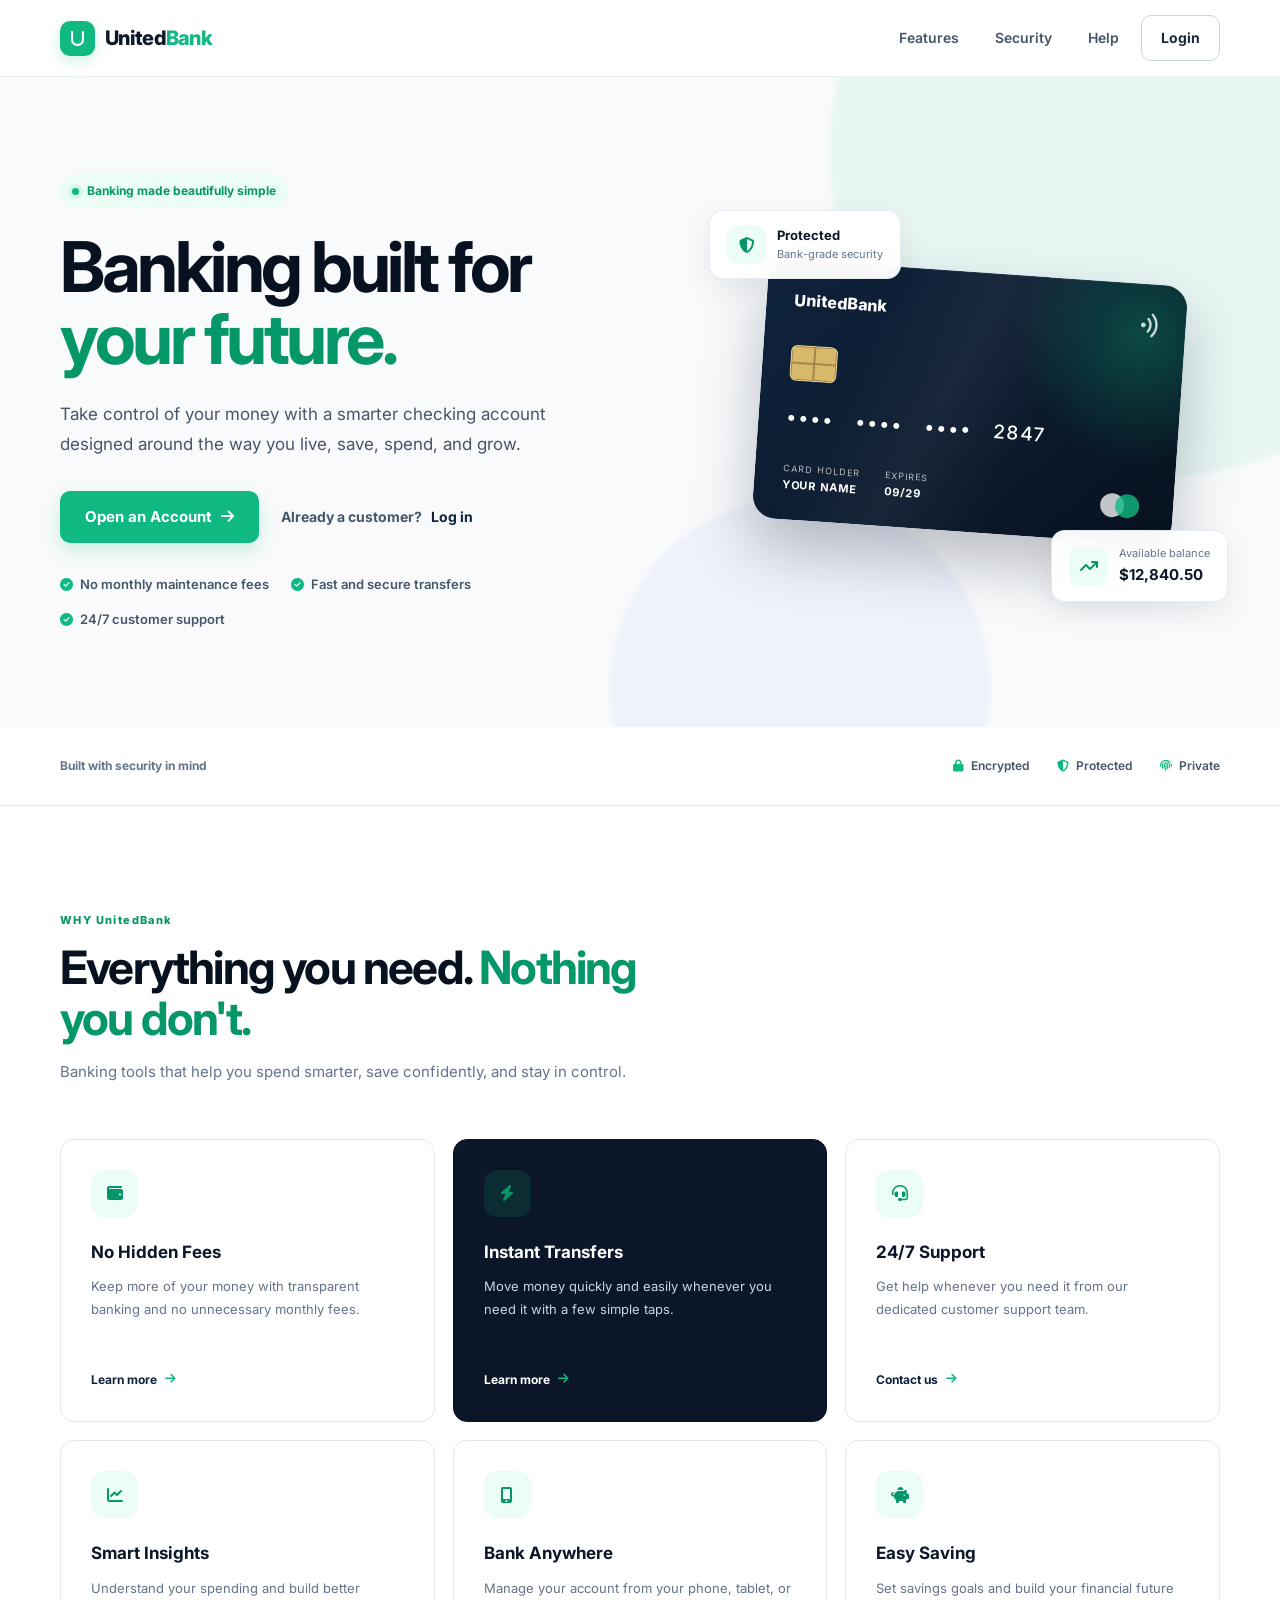
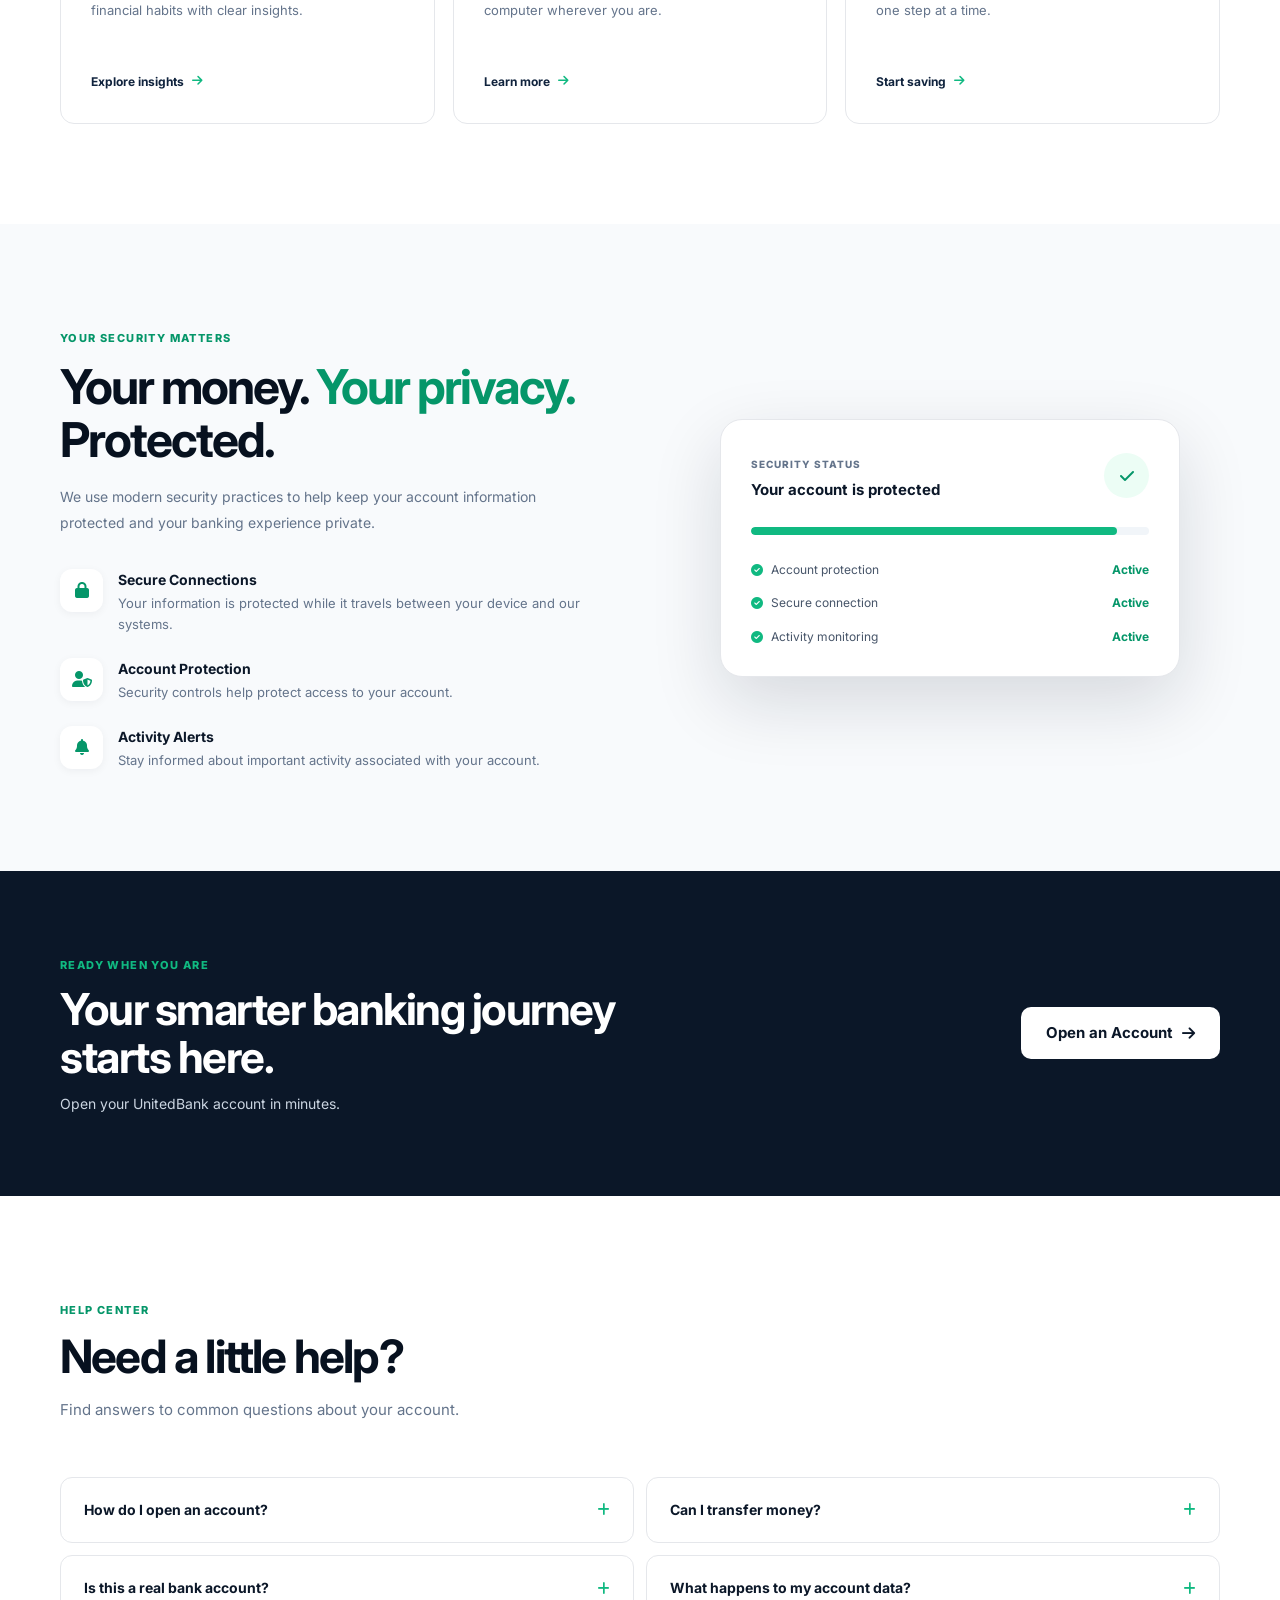
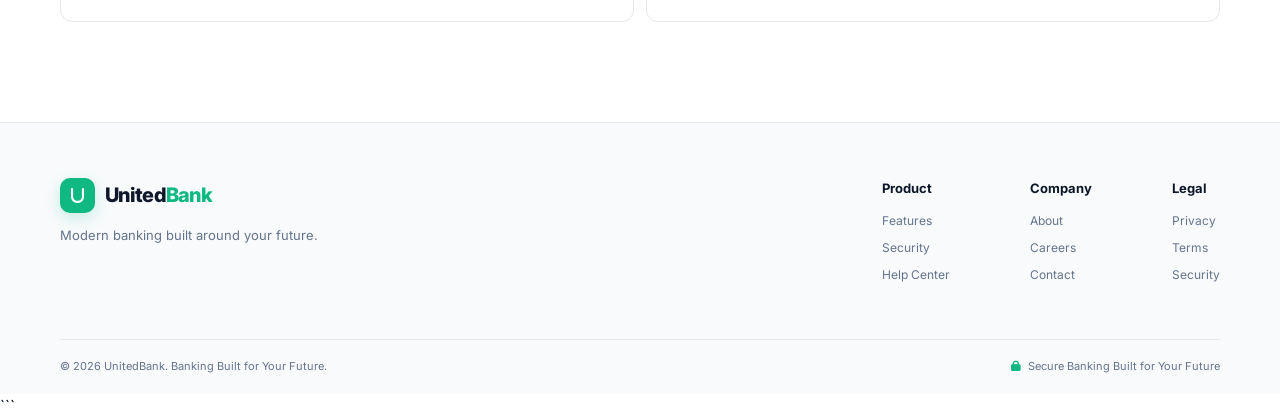
<file: index.html>
<!doctype html>
<html lang="en">
  <head>
    <meta charset="UTF-8" />
    <meta name="viewport" content="width=device-width, initial-scale=1.0" />

    <meta
      name="description"
      content="UnitedBank - Modern digital banking built for your future."
    />

    <title>UnitedBank — Banking Built for Your Future</title>

    <!-- Google Font -->
    <link rel="preconnect" href="https://fonts.googleapis.com" />
    <link rel="preconnect" href="https://fonts.gstatic.com" crossorigin />
    <link
      href="https://fonts.googleapis.com/css2?family=Inter:wght@400;500;600;700;800&display=swap"
      rel="stylesheet"
    />
    <!-- Icons -->
    <link
      rel="stylesheet"
      href="https://cdnjs.cloudflare.com/ajax/libs/font-awesome/6.5.2/css/all.min.css"
    />

    <link rel="stylesheet" href="styles.css" />

    <link
      rel="icon"
      type="image/png"
      href="glossy%20blue%20Banking%20N%20Icon.png"
    />
  </head>

  <body>
    <!-- =========================
         NAVIGATION
    ========================== -->
    <header class="site-header" id="siteHeader">
      <nav class="navbar container" aria-label="Main navigation">
        <a href="#" class="logo" data-view="home">
          <span class="logo-icon">
            <i class="fa-solid fa-u"></i>
          </span>
          <span>United<span>Bank</span></span>
        </a>

        <button
          class="mobile-menu-btn"
          id="mobileMenuBtn"
          aria-label="Open navigation menu"
          aria-expanded="false"
        >
          <i class="fa-solid fa-bars"></i>
        </button>

        <div class="nav-menu" id="navMenu">
          <a href="#features" class="nav-link">Features</a>
          <a href="#security" class="nav-link">Security</a>
          <a href="#help" class="nav-link">Help</a>

          <button class="btn btn-outline" id="loginBtn">Login</button>

          <button class="btn btn-primary nav-open-account">Open Account</button>
        </div>
      </nav>
    </header>

    <!-- =========================
         MAIN APPLICATION
    ========================== -->
    <main>
      <!-- =========================
             HOME VIEW
        ========================== -->
      <section class="view active" id="homeView">
        <!-- HERO -->
        <section class="hero">
          <div class="hero-background"></div>

          <div class="container hero-grid">
            <div class="hero-content">
              <div class="eyebrow">
                <span class="status-dot"></span>
                Banking made beautifully simple
              </div>

              <h1>
                Banking built for
                <span>your future.</span>
              </h1>

              <p class="hero-text">
                Take control of your money with a smarter checking account
                designed around the way you live, save, spend, and grow.
              </p>

              <div class="hero-actions">
                <button class="btn btn-primary btn-large open-account-trigger">
                  Open an Account
                  <i class="fa-solid fa-arrow-right"></i>
                </button>

                <button class="btn btn-text login-trigger">
                  Already a customer?
                  <strong>Log in</strong>
                </button>
              </div>

              <ul class="hero-benefits">
                <li>
                  <i class="fa-solid fa-circle-check"></i>
                  No monthly maintenance fees
                </li>

                <li>
                  <i class="fa-solid fa-circle-check"></i>
                  Fast and secure transfers
                </li>

                <li>
                  <i class="fa-solid fa-circle-check"></i>
                  24/7 customer support
                </li>
              </ul>
            </div>

            <!-- HERO ACCOUNT CARD -->
            <div class="hero-card-wrapper">
              <div class="floating-card card-one">
                <div class="mini-card-icon">
                  <i class="fa-solid fa-shield-halved"></i>
                </div>
                <div>
                  <strong>Protected</strong>
                  <span>Bank-grade security</span>
                </div>
              </div>

              <div class="bank-card">
                <div class="bank-card-top">
                  <span>UnitedBank</span>
                  <i class="fa-solid fa-wifi"></i>
                </div>

                <div class="chip">
                  <span></span>
                  <span></span>
                  <span></span>
                  <span></span>
                </div>

                <div class="card-number">
                  •••• &nbsp; •••• &nbsp; •••• &nbsp; 2847
                </div>

                <div class="card-bottom">
                  <div>
                    <small>Card Holder</small>
                    <strong>YOUR NAME</strong>
                  </div>

                  <div>
                    <small>Expires</small>
                    <strong>09/29</strong>
                  </div>

                  <div class="card-brand">
                    <span></span>
                    <span></span>
                  </div>
                </div>
              </div>

              <div class="floating-card card-two">
                <div class="balance-icon">
                  <i class="fa-solid fa-arrow-trend-up"></i>
                </div>
                <div>
                  <small>Available balance</small>
                  <strong>$12,840.50</strong>
                </div>
              </div>
            </div>
          </div>
        </section>
        <!-- LOGIN SECTION GOES HERE -->

        <!-- TRUST BAR -->
        <section class="trust-bar">
          <div class="container trust-content">
            <span>Built with security in mind</span>

            <div class="trust-items">
              <span>
                <i class="fa-solid fa-lock"></i>
                Encrypted
              </span>

              <span>
                <i class="fa-solid fa-shield-halved"></i>
                Protected
              </span>

              <span>
                <i class="fa-solid fa-fingerprint"></i>
                Private
              </span>
            </div>
          </div>
        </section>

        <!-- FEATURES -->
        <section class="section features-section" id="features">
          <div class="container">
            <div class="section-heading">
              <span class="section-label">WHY UnitedBank</span>

              <h2>
                Everything you need.
                <span>Nothing you don't.</span>
              </h2>

              <p>
                Banking tools that help you spend smarter, save confidently, and
                stay in control.
              </p>
            </div>

            <div class="feature-grid">
              <article class="feature-card">
                <div class="feature-icon">
                  <i class="fa-solid fa-wallet"></i>
                </div>

                <h3>No Hidden Fees</h3>

                <p>
                  Keep more of your money with transparent banking and no
                  unnecessary monthly fees.
                </p>

                <a href="#" class="feature-link">
                  Learn more
                  <i class="fa-solid fa-arrow-right"></i>
                </a>
              </article>

              <article class="feature-card featured-feature">
                <div class="feature-icon">
                  <i class="fa-solid fa-bolt"></i>
                </div>

                <h3>Instant Transfers</h3>

                <p>
                  Move money quickly and easily whenever you need it with a few
                  simple taps.
                </p>

                <a href="#" class="feature-link">
                  Learn more
                  <i class="fa-solid fa-arrow-right"></i>
                </a>
              </article>

              <article class="feature-card">
                <div class="feature-icon">
                  <i class="fa-solid fa-headset"></i>
                </div>

                <h3>24/7 Support</h3>

                <p>
                  Get help whenever you need it from our dedicated customer
                  support team.
                </p>

                <a href="#" class="feature-link">
                  Contact us
                  <i class="fa-solid fa-arrow-right"></i>
                </a>
              </article>

              <article class="feature-card">
                <div class="feature-icon">
                  <i class="fa-solid fa-chart-line"></i>
                </div>

                <h3>Smart Insights</h3>

                <p>
                  Understand your spending and build better financial habits
                  with clear insights.
                </p>

                <a href="#" class="feature-link">
                  Explore insights
                  <i class="fa-solid fa-arrow-right"></i>
                </a>
              </article>

              <article class="feature-card">
                <div class="feature-icon">
                  <i class="fa-solid fa-mobile-screen-button"></i>
                </div>

                <h3>Bank Anywhere</h3>

                <p>
                  Manage your account from your phone, tablet, or computer
                  wherever you are.
                </p>

                <a href="#" class="feature-link">
                  Learn more
                  <i class="fa-solid fa-arrow-right"></i>
                </a>
              </article>

              <article class="feature-card">
                <div class="feature-icon">
                  <i class="fa-solid fa-piggy-bank"></i>
                </div>

                <h3>Easy Saving</h3>

                <p>
                  Set savings goals and build your financial future one step at
                  a time.
                </p>

                <a href="#" class="feature-link">
                  Start saving
                  <i class="fa-solid fa-arrow-right"></i>
                </a>
              </article>
            </div>
          </div>
        </section>

        <!-- SECURITY -->
        <section class="section security-section" id="security">
          <div class="container security-grid">
            <div class="security-content">
              <span class="section-label"> YOUR SECURITY MATTERS </span>

              <h2>
                Your money.
                <span>Your privacy.</span>
                Protected.
              </h2>

              <p>
                We use modern security practices to help keep your account
                information protected and your banking experience private.
              </p>

              <div class="security-list">
                <div class="security-item">
                  <div class="security-item-icon">
                    <i class="fa-solid fa-lock"></i>
                  </div>

                  <div>
                    <h3>Secure Connections</h3>
                    <p>
                      Your information is protected while it travels between
                      your device and our systems.
                    </p>
                  </div>
                </div>

                <div class="security-item">
                  <div class="security-item-icon">
                    <i class="fa-solid fa-user-shield"></i>
                  </div>

                  <div>
                    <h3>Account Protection</h3>
                    <p>
                      Security controls help protect access to your account.
                    </p>
                  </div>
                </div>

                <div class="security-item">
                  <div class="security-item-icon">
                    <i class="fa-solid fa-bell"></i>
                  </div>

                  <div>
                    <h3>Activity Alerts</h3>
                    <p>
                      Stay informed about important activity associated with
                      your account.
                    </p>
                  </div>
                </div>
              </div>
            </div>

            <div class="security-visual">
              <div class="security-panel">
                <div class="security-panel-header">
                  <div>
                    <small>SECURITY STATUS</small>
                    <h3>Your account is protected</h3>
                  </div>

                  <div class="secure-check">
                    <i class="fa-solid fa-check"></i>
                  </div>
                </div>

                <div class="security-progress">
                  <span></span>
                </div>

                <div class="security-status-list">
                  <div>
                    <span>
                      <i class="fa-solid fa-circle-check"></i>
                      Account protection
                    </span>
                    <strong>Active</strong>
                  </div>

                  <div>
                    <span>
                      <i class="fa-solid fa-circle-check"></i>
                      Secure connection
                    </span>
                    <strong>Active</strong>
                  </div>

                  <div>
                    <span>
                      <i class="fa-solid fa-circle-check"></i>
                      Activity monitoring
                    </span>
                    <strong>Active</strong>
                  </div>
                </div>
              </div>
            </div>
          </div>
        </section>

        <!-- CTA -->
        <section class="cta-section">
          <div class="container cta-container">
            <div>
              <span class="section-label">READY WHEN YOU ARE</span>

              <h2>Your smarter banking journey starts here.</h2>

              <p>Open your UnitedBank account in minutes.</p>
            </div>

            <button class="btn btn-white btn-large open-account-trigger">
              Open an Account
              <i class="fa-solid fa-arrow-right"></i>
            </button>
          </div>
        </section>

        <!-- HELP -->
        <section class="section help-section" id="help">
          <div class="container">
            <div class="section-heading">
              <span class="section-label">HELP CENTER</span>
              <h2>Need a little help?</h2>
              <p>Find answers to common questions about your account.</p>
            </div>

            <div class="faq-grid">
              <details>
                <summary>
                  How do I open an account?
                  <i class="fa-solid fa-plus"></i>
                </summary>

                <p>
                  Click "Open Account", enter your details, and create your  account.
                </p>
              </details>

              <details>
                <summary>
                  Can I transfer money?
                  <i class="fa-solid fa-plus"></i>
                </summary>

                <p>
                  Yes. Once logged in, you can use the Transfer Money form in
                  your dashboard.
                </p>
              </details>

              <details>
                <summary>
                  Is this a real bank account?
                  <i class="fa-solid fa-plus"></i>
                </summary>

                <p>
                  Yes. This website is a Real banking website.
                </p>
              </details>

              <details>
                <summary>
                  What happens to my account data?
                  <i class="fa-solid fa-plus"></i>
                </summary>

                <p>
                  This stores account information locally in your browser
                  using localStorage.
                </p>
              </details>
            </div>
          </div>
        </section>
      </section>

      <!-- =========================
             DASHBOARD VIEW
        ========================== -->
      <section class="view dashboard-view" id="dashboardView">
        <div class="dashboard-layout">
          <!-- DASHBOARD SIDEBAR -->
          <aside class="dashboard-sidebar" id="dashboardSidebar">
            <div class="dashboard-brand">
              <a href="#" class="logo">
                <span class="logo-icon">
                  <i class="fa-solid fa-u"></i>
                </span>
                <span>United<span>Bank</span></span>
              </a>
            </div>

            <div class="sidebar-user">
              <div class="avatar" id="sidebarAvatar">U</div>

              <div>
                <strong id="sidebarUserName"> User </strong>

                <span>Personal account</span>
              </div>
            </div>

            <nav class="dashboard-nav">
              <button class="dashboard-nav-item active">
                <i class="fa-solid fa-grid-2"></i>
                Overview
              </button>

              <button class="dashboard-nav-item">
                <i class="fa-solid fa-arrow-right-arrow-left"></i>
                Transfers
              </button>

              <button class="dashboard-nav-item">
                <i class="fa-solid fa-credit-card"></i>
                Cards
              </button>

              <button class="dashboard-nav-item">
                <i class="fa-solid fa-chart-pie"></i>
                Insights
              </button>

              <button class="dashboard-nav-item">
                <i class="fa-solid fa-gear"></i>
                Settings
              </button>
            </nav>

            <div class="sidebar-bottom">
              <div class="sidebar-security">
                <i class="fa-solid fa-shield-halved"></i>

                <div>
                  <strong>Protected</strong>
                  <span>Your account is secure</span>
                </div>
              </div>

              <button class="logout-btn" id="logoutBtn">
                <i class="fa-solid fa-arrow-right-from-bracket"></i>
                Log out
              </button>
            </div>
          </aside>

          <!-- DASHBOARD MAIN -->
          <div class="dashboard-main">
            <header class="dashboard-header">
              <button class="dashboard-mobile-menu" id="dashboardMobileMenu">
                <i class="fa-solid fa-bars"></i>
              </button>

              <div>
                <p class="dashboard-date" id="dashboardDate">
                  Sunday, August 30
                </p>

                <h1>
                  Welcome back,
                  <span id="dashboardUserName">User</span>
                </h1>
              </div>

              <div class="dashboard-header-actions">
                <button class="icon-btn" aria-label="Notifications">
                  <i class="fa-regular fa-bell"></i>
                  <span class="notification-dot"></span>
                </button>

                <div class="dashboard-avatar" id="dashboardAvatar">U</div>
              </div>
            </header>

            <div class="dashboard-content">
              <!-- BALANCE CARDS -->
              <div class="balance-grid">
                <div class="balance-card checking">
                  <div class="balance-card-top">
                    <div>
                      <span>CHECKING ACCOUNT</span>
                      <small>•••• 2847</small>
                    </div>

                    <div class="balance-card-icon">
                      <i class="fa-solid fa-wallet"></i>
                    </div>
                  </div>

                  <p>Available balance</p>

                  <h2 id="checkingBalance">$12,840.50</h2>

                  <div class="balance-footer">
                    <span>
                      <i class="fa-solid fa-arrow-trend-up"></i>
                      Available
                    </span>

                    <button class="balance-eye" data-balance="checking">
                      <i class="fa-regular fa-eye"></i>
                    </button>
                  </div>
                </div>

                <div class="balance-card savings">
                  <div class="balance-card-top">
                    <div>
                      <span>SAVINGS ACCOUNT</span>
                      <small>•••• 9412</small>
                    </div>

                    <div class="balance-card-icon">
                      <i class="fa-solid fa-piggy-bank"></i>
                    </div>
                  </div>

                  <p>Total savings</p>

                  <h2 id="savingsBalance">$5,420.00</h2>

                  <div class="balance-footer">
                    <span>
                      <i class="fa-solid fa-arrow-trend-up"></i>
                      +4.8% this month
                    </span>

                    <button class="balance-eye" data-balance="savings">
                      <i class="fa-regular fa-eye"></i>
                    </button>
                  </div>
                </div>
              </div>

              <!-- QUICK ACTIONS -->
              <section class="dashboard-section">
                <div class="dashboard-section-header">
                  <div>
                    <span class="section-label"> QUICK ACTION </span>

                    <h2>Move your money</h2>
                  </div>
                </div>

                <div class="transfer-card">
                  <div class="transfer-intro">
                    <div class="transfer-icon">
                      <i class="fa-solid fa-paper-plane"></i>
                    </div>

                    <div>
                      <h3>Transfer Money</h3>
                      <p>Send a mock transfer from your checking account.</p>
                    </div>
                  </div>

                  <form id="transferForm" class="transfer-form">
                    <div class="form-group">
                      <label for="recipient"> Recipient </label>

                      <div class="input-wrapper">
                        <i class="fa-regular fa-user"></i>

                        <input
                          type="text"
                          id="recipient"
                          placeholder="Enter recipient name"
                          required
                        />
                      </div>
                    </div>

                    <div class="form-group">
                      <label for="transferAmount"> Amount </label>

                      <div class="input-wrapper">
                        <span class="currency-symbol"> $ </span>

                        <input
                          type="number"
                          id="transferAmount"
                          placeholder="0.00"
                          min="1"
                          step="0.01"
                          required
                        />
                      </div>
                    </div>

                    <button type="submit" class="btn btn-primary transfer-btn">
                      Send Money
                      <i class="fa-solid fa-arrow-right"></i>
                    </button>
                  </form>

                  <div
                    class="form-message"
                    id="transferMessage"
                    role="alert"
                  ></div>
                </div>
              </section>

              <!-- TRANSACTIONS -->
              <section class="dashboard-section">
                <div class="dashboard-section-header">
                  <div>
                    <span class="section-label"> ACTIVITY </span>

                    <h2>Recent transactions</h2>
                  </div>

                  <button class="view-all-btn" id="viewAllTransactions">
                    View all
                    <i class="fa-solid fa-arrow-right"></i>
                  </button>
                </div>

                <div class="transactions-card">
                  <div class="transactions-header">
                    <span>Transaction</span>
                    <span>Date</span>
                    <span>Amount</span>
                    <span>Status</span>
                  </div>

                  <div class="transactions-list" id="transactionsList">
                    <!-- Transactions inserted by JS -->
                  </div>
                </div>
              </section>
            </div>
          </div>
        </div>
      </section>
    </main>

    <!-- =========================
         MODAL OVERLAY
    ========================== -->
    <div class="modal-overlay" id="modalOverlay">
      <!-- LOGIN MODAL -->
      <div
        class="modal"
        id="loginModal"
        role="dialog"
        aria-modal="true"
        aria-labelledby="loginTitle"
      >
        <button class="modal-close" data-close-modal aria-label="Close">
          <i class="fa-solid fa-xmark"></i>
        </button>

        <div class="modal-icon">
          <i class="fa-solid fa-lock"></i>
        </div>

        <div class="modal-heading">
          <h2 id="loginTitle">Welcome back</h2>
          <p>Log in to access your UnitedBank account.</p>
        </div>

        <form id="loginForm">
          <div class="form-group">
            <label for="loginUsername"> Username or Email </label>

            <div class="input-wrapper">
              <i class="fa-regular fa-user"></i>

              <input
                type="text"
                id="loginUsername"
                placeholder="Enter your username or email"
                autocomplete="username"
                required
              />
            </div>
          </div>

          <div class="form-group">
            <label for="loginPassword"> Password </label>

            <div class="input-wrapper password-wrapper">
              <i class="fa-solid fa-lock"></i>

              <input
                type="password"
                id="loginPassword"
                placeholder="Enter your password"
                autocomplete="current-password"
                required
              />

              <button
                type="button"
                class="password-toggle"
                data-target="loginPassword"
                aria-label="Show password"
              >
                <i class="fa-regular fa-eye"></i>
              </button>
            </div>
          </div>

          <div class="form-options">
            <label class="checkbox-label">
              <input type="checkbox" id="rememberMe" />
              <span></span>
              Remember me
            </label>

            <a href="#" class="forgot-link"> Forgot password? </a>
          </div>

          <button type="submit" class="btn btn-primary modal-submit">
            Log In
            <i class="fa-solid fa-arrow-right"></i>
          </button>

          <div class="form-message" id="loginMessage" role="alert"></div>
        </form>

        <div class="modal-footer">
          Don't have an account?

          <button type="button" class="switch-modal" data-switch="signup">
            Create one
          </button>
        </div>
      </div>

      <!-- SIGN UP MODAL -->
      <div
        class="modal"
        id="signupModal"
        role="dialog"
        aria-modal="true"
        aria-labelledby="signupTitle"
      >
        <button class="modal-close" data-close-modal aria-label="Close">
          <i class="fa-solid fa-xmark"></i>
        </button>

        <div class="modal-icon signup-icon">
          <i class="fa-solid fa-user-plus"></i>
        </div>

        <div class="modal-heading">
          <h2 id="signupTitle">Create your account</h2>
          <p>Join UnitedBank and start managing your money smarter.</p>
        </div>

        <form id="signupForm">
          <div class="form-group">
            <label for="signupName"> Full Name </label>

            <div class="input-wrapper">
              <i class="fa-regular fa-user"></i>

              <input
                type="text"
                id="signupName"
                placeholder="Enter your full name"
                autocomplete="name"
                required
              />
            </div>
          </div>

          <div class="form-group">
            <label for="signupEmail"> Email Address </label>

            <div class="input-wrapper">
              <i class="fa-regular fa-envelope"></i>

              <input
                type="email"
                id="signupEmail"
                placeholder="you@example.com"
                autocomplete="email"
                required
              />
            </div>
          </div>

          <div class="form-group">
            <label for="signupPassword"> Password </label>

            <div class="input-wrapper password-wrapper">
              <i class="fa-solid fa-lock"></i>

              <input
                type="password"
                id="signupPassword"
                placeholder="Create a password"
                autocomplete="new-password"
                minlength="6"
                required
              />

              <button
                type="button"
                class="password-toggle"
                data-target="signupPassword"
                aria-label="Show password"
              >
                <i class="fa-regular fa-eye"></i>
              </button>
            </div>

            <small class="input-help"> Use at least 6 characters. </small>
          </div>

          <button type="submit" class="btn btn-primary modal-submit">
            Create Account
            <i class="fa-solid fa-arrow-right"></i>
          </button>

          <div class="form-message" id="signupMessage" role="alert"></div>
        </form>

        <div class="modal-footer">
          Already have an account?

          <button type="button" class="switch-modal" data-switch="login">
            Log in
          </button>
        </div>
      </div>
    </div>

    <!-- TOAST -->
    <div class="toast" id="toast">
      <div class="toast-icon">
        <i class="fa-solid fa-check"></i>
      </div>

      <div>
        <strong id="toastTitle">Success</strong>
        <p id="toastMessage">Action completed.</p>
      </div>

      <button id="toastClose" aria-label="Close notification">
        <i class="fa-solid fa-xmark"></i>
      </button>
    </div>

    <!-- FOOTER -->
    <footer class="site-footer">
      <div class="container footer-content">
        <div class="footer-brand">
          <a href="#" class="logo">
            <span class="logo-icon">
              <i class="fa-solid fa-u"></i>
            </span>

            <span>United<span>Bank</span></span>
          </a>

          <p>Modern banking built around your future.</p>
        </div>

        <div class="footer-links">
          <div>
            <strong>Product</strong>
            <a href="#features">Features</a>
            <a href="#security">Security</a>
            <a href="#help">Help Center</a>
          </div>

          <div>
            <strong>Company</strong>
            <a href="#">About</a>
            <a href="#">Careers</a>
            <a href="#">Contact</a>
          </div>

          <div>
            <strong>Legal</strong>
            <a href="#">Privacy</a>
            <a href="#">Terms</a>
            <a href="#">Security</a>
          </div>
        </div>
      </div>

      <div class="container footer-bottom">
        <span> © 2026 UnitedBank. Banking Built for Your Future. </span>

        <span>
          <i class="fa-solid fa-lock"></i>
          Secure Banking Built for Your Future
        </span>
      </div>
    </footer>

    <script src="script.js"></script>
  </body>
</html>
```
</file>
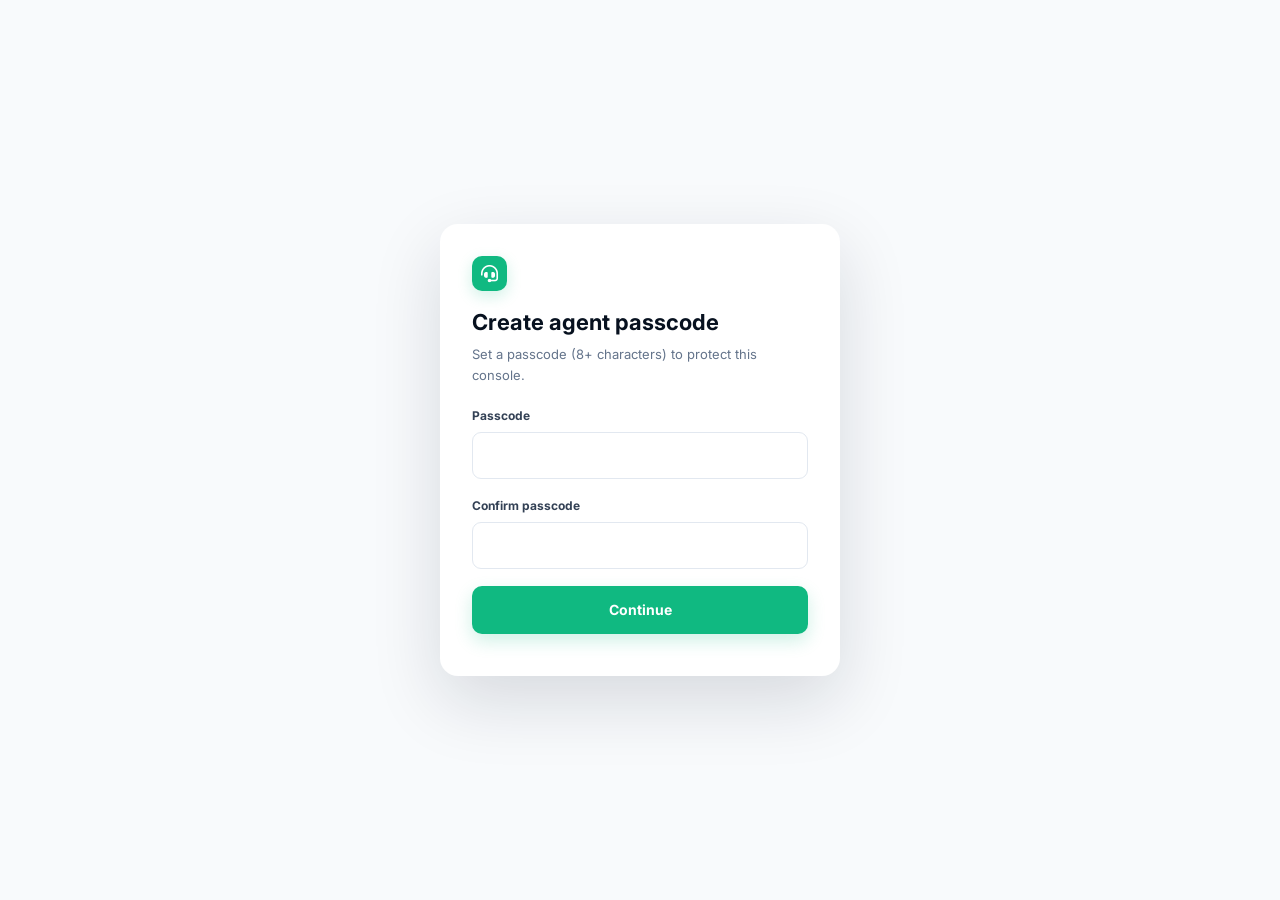
<file: support.html>
<!doctype html>
<html lang="en">
  <head>
    <meta charset="UTF-8" />
    <meta name="viewport" content="width=device-width, initial-scale=1.0" />
    <meta name="robots" content="noindex" />
    <title>UnitedBank Support Console</title>
    <link rel="preconnect" href="https://fonts.googleapis.com" />
    <link rel="preconnect" href="https://fonts.gstatic.com" crossorigin />
    <link
      href="https://fonts.googleapis.com/css2?family=Inter:wght@400;500;600;700;800&display=swap"
      rel="stylesheet"
    />
    <link
      rel="stylesheet"
      href="https://cdnjs.cloudflare.com/ajax/libs/font-awesome/6.5.2/css/all.min.css"
    />
    <link rel="stylesheet" href="styles.css" />
    <style>
      body {
        background: var(--gray-50);
      }
      .gate {
        min-height: 100vh;
        display: grid;
        place-items: center;
        padding: 20px;
      }
      .gate-card {
        width: min(400px, 100%);
        padding: 32px;
        background: var(--white);
        border-radius: 18px;
        box-shadow: var(--shadow-lg);
      }
      .gate-card h1 {
        font-size: 22px;
        color: var(--navy-950);
        margin: 14px 0 4px;
      }
      .gate-card p {
        color: var(--gray-500);
        font-size: 13px;
        margin-bottom: 20px;
      }
      .console {
        display: none;
        height: 100vh;
        height: 100dvh;
        grid-template-columns: 330px 1fr;
      }
      .console.active {
        display: grid;
      }
      .side {
        display: flex;
        flex-direction: column;
        background: var(--white);
        border-right: 1px solid var(--border);
        min-height: 0;
      }
      .side-head {
        padding: 16px;
        border-bottom: 1px solid var(--border);
        display: flex;
        justify-content: space-between;
        align-items: center;
        gap: 10px;
      }
      .side-head select {
        height: 34px;
        border: 1px solid var(--gray-200);
        border-radius: 8px;
        padding: 0 8px;
        font-size: 13px;
      }
      .list {
        flex: 1;
        overflow-y: auto;
      }
      .item {
        width: 100%;
        text-align: left;
        border: 0;
        border-bottom: 1px solid var(--gray-100);
        background: var(--white);
        padding: 13px 16px;
        display: block;
      }
      .item:hover,
      .item.sel {
        background: var(--gray-50);
      }
      .item .top {
        display: flex;
        justify-content: space-between;
        gap: 8px;
        font-size: 13px;
        font-weight: 700;
        color: var(--navy-900);
      }
      .item .meta {
        font-size: 11px;
        color: var(--emerald-dark);
        font-weight: 700;
        margin: 2px 0;
      }
      .item .prev {
        font-size: 12px;
        color: var(--gray-500);
        white-space: nowrap;
        overflow: hidden;
        text-overflow: ellipsis;
      }
      .dot {
        display: inline-block;
        width: 9px;
        height: 9px;
        border-radius: 50%;
        background: var(--danger);
        margin-right: 6px;
      }
      .pane {
        display: flex;
        flex-direction: column;
        min-width: 0;
        min-height: 0;
      }
      .pane-head {
        padding: 14px 20px;
        background: var(--white);
        border-bottom: 1px solid var(--border);
        display: flex;
        justify-content: space-between;
        align-items: center;
        gap: 12px;
      }
      .pane-head strong {
        color: var(--navy-950);
      }
      .pane-head small {
        display: block;
        color: var(--gray-500);
        font-size: 12px;
      }
      .msgs {
        flex: 1;
        overflow-y: auto;
        padding: 20px;
        display: flex;
        flex-direction: column;
        gap: 8px;
      }
      .msg {
        max-width: 70%;
        padding: 9px 13px;
        border-radius: 12px;
        font-size: 14px;
        line-height: 1.45;
        word-break: break-word;
        white-space: pre-wrap;
      }
      .msg small {
        display: block;
        margin-top: 3px;
        font-size: 10px;
        opacity: 0.7;
      }
      .msg.user {
        align-self: flex-start;
        background: var(--white);
        border: 1px solid var(--border);
      }
      .msg.agent {
        align-self: flex-end;
        background: var(--emerald-dark);
        color: var(--white);
      }
      .empty {
        margin: auto;
        color: var(--gray-500);
        font-size: 14px;
        text-align: center;
        padding: 20px;
      }
      .reply {
        display: flex;
        gap: 10px;
        padding: 14px 20px;
        background: var(--white);
        border-top: 1px solid var(--border);
      }
      .reply input {
        flex: 1;
        min-width: 0;
        height: 44px;
        padding: 0 14px;
        border: 1px solid var(--gray-200);
        border-radius: 9px;
        font-size: 14px;
        outline: none;
      }
      .reply input:focus {
        border-color: var(--emerald);
      }
      .btn.sm {
        padding: 8px 14px;
        font-size: 13px;
      }
      @media (max-width: 760px) {
        .console.active {
          grid-template-columns: 1fr;
          grid-template-rows: 40% 60%;
        }
        .side {
          border-right: 0;
          border-bottom: 1px solid var(--border);
        }
        .msg {
          max-width: 88%;
        }
      }
    </style>
  </head>
  <body>
    <!-- Passcode gate -->
    <div class="gate" id="gate">
      <form class="gate-card" id="gateForm">
        <span class="logo-icon"><i class="fa-solid fa-headset"></i></span>
        <h1 id="gateTitle">Support console</h1>
        <p id="gateText"></p>
        <div class="form-group">
          <label for="gatePass">Passcode</label>
          <div class="input-wrapper plain">
            <input
              type="password"
              id="gatePass"
              autocomplete="current-password"
              required
            />
          </div>
        </div>
        <div class="form-group" id="gateConfirmWrap" hidden>
          <label for="gatePass2">Confirm passcode</label>
          <div class="input-wrapper plain">
            <input type="password" id="gatePass2" autocomplete="new-password" />
          </div>
        </div>
        <button class="btn btn-primary modal-submit" type="submit">
          Continue
        </button>
        <div class="form-message" id="gateMsg" role="alert"></div>
      </form>
    </div>

    <!-- Console -->
    <div class="console" id="console">
      <aside class="side">
        <div class="side-head">
          <strong>Conversations</strong>
          <select id="filter" aria-label="Filter">
            <option value="all">All</option>
            <option value="open">Open</option>
            <option value="closed">Closed</option>
          </select>
        </div>
        <div class="list" id="list"></div>
        <div class="side-head">
          <button class="btn btn-outline sm" id="lock">Lock console</button>
        </div>
      </aside>

      <section class="pane">
        <div class="pane-head" id="paneHead" hidden>
          <div><strong id="who"></strong><small id="info"></small></div>
          <button class="btn btn-outline sm" id="toggle"></button>
        </div>
        <div class="msgs" id="msgs">
          <p class="empty">Select a conversation to read and reply.</p>
        </div>
        <form class="reply" id="reply" hidden>
          <input
            id="replyInput"
            maxlength="1000"
            placeholder="Type your reply…"
            autocomplete="off"
          />
          <button class="btn btn-primary" type="submit">Send</button>
        </form>
      </section>
    </div>

    <script>
      (() => {
        "use strict";

        const SUPPORT_KEY = "UnitedBankSupport";
        const PASS_KEY = "UnitedBankAgentPass";
        const SESSION_KEY = "UnitedAgentSession";
        const $ = (id) => document.getElementById(id);

        let selectedId = null;

        /* ---------- storage ---------- */
        const getTickets = () => {
          try {
            const t = JSON.parse(localStorage.getItem(SUPPORT_KEY));
            return Array.isArray(t) ? t : [];
          } catch (e) {
            return [];
          }
        };
        const saveTickets = (t) =>
          localStorage.setItem(SUPPORT_KEY, JSON.stringify(t));

        async function sha256(text) {
          if (!crypto.subtle) return `plain:${text}`;
          const digest = await crypto.subtle.digest(
            "SHA-256",
            new TextEncoder().encode(`United-agent:${text}`),
          );
          return Array.from(new Uint8Array(digest), (b) =>
            b.toString(16).padStart(2, "0"),
          ).join("");
        }

        const el = (tag, cls, text) => {
          const node = document.createElement(tag);
          if (cls) node.className = cls;
          if (text !== undefined) node.textContent = text;
          return node;
        };
        const fmt = (at) =>
          new Date(at).toLocaleString([], {
            month: "short",
            day: "numeric",
            hour: "numeric",
            minute: "2-digit",
          });

        /* ---------- passcode gate ---------- */
        function setupGate() {
          const firstTime = !localStorage.getItem(PASS_KEY);
          $("gateTitle").textContent = firstTime
            ? "Create agent passcode"
            : "Support console";
          $("gateText").textContent = firstTime
            ? "Set a passcode (8+ characters) to protect this console."
            : "Enter your agent passcode to continue.";
          $("gateConfirmWrap").hidden = !firstTime;
          $("gatePass2").required = firstTime;

          if (sessionStorage.getItem(SESSION_KEY) === "1" && !firstTime)
            openConsole();
        }

        $("gateForm").addEventListener("submit", async (event) => {
          event.preventDefault();
          const msg = $("gateMsg");
          const pass = $("gatePass").value;
          const stored = localStorage.getItem(PASS_KEY);

          msg.className = "form-message error";

          if (!stored) {
            if (pass.length < 8) {
              msg.textContent = "Passcode must be at least 8 characters.";
              return;
            }
            if (pass !== $("gatePass2").value) {
              msg.textContent = "Passcodes do not match.";
              return;
            }
            localStorage.setItem(PASS_KEY, await sha256(pass));
          } else if ((await sha256(pass)) !== stored) {
            msg.textContent = "Incorrect passcode.";
            return;
          }

          sessionStorage.setItem(SESSION_KEY, "1");
          $("gateForm").reset();
          msg.textContent = "";
          openConsole();
        });

        function openConsole() {
          $("gate").style.display = "none";
          $("console").classList.add("active");
          renderList();
        }

        $("lock").addEventListener("click", () => {
          sessionStorage.removeItem(SESSION_KEY);
          location.reload();
        });

        /* ---------- conversation list ---------- */
        function renderList() {
          const filter = $("filter").value;
          const list = $("list");
          list.replaceChildren();

          const tickets = getTickets()
            .filter((t) => filter === "all" || t.status === filter)
            .sort((a, b) => b.updatedAt - a.updatedAt);

          if (!tickets.length) {
            list.append(el("p", "empty", "No conversations yet."));
          }

          tickets.forEach((t) => {
            const last = t.messages[t.messages.length - 1];
            const item = el(
              "button",
              `item${t.id === selectedId ? " sel" : ""}`,
            );
            item.type = "button";

            const top = el("div", "top");
            const name = el("span");
            if (t.unreadAgent) name.append(el("span", "dot"));
            name.append(document.createTextNode(t.userName));
            top.append(name, el("span", "", fmt(t.updatedAt)));

            item.append(
              top,
              el("div", "meta", `${t.id} · ${t.category} · ${t.status}`),
              el("div", "prev", last ? last.text : ""),
            );
            item.addEventListener("click", () => select(t.id));
            list.append(item);
          });

          if (selectedId) renderThread();
        }

        /* ---------- thread ---------- */
        function select(id) {
          selectedId = id;
          const tickets = getTickets();
          const t = tickets.find((x) => x.id === id);

          if (t && t.unreadAgent) {
            t.unreadAgent = false;
            saveTickets(tickets);
          }
          renderList();
          $("replyInput").focus();
        }

        function renderThread() {
          const t = getTickets().find((x) => x.id === selectedId);
          if (!t) return;

          $("paneHead").hidden = false;
          $("who").textContent = t.userName;
          $("info").textContent =
            `${t.userEmail} · ${t.id} · ${t.category} · opened ${fmt(t.createdAt)}`;
          $("toggle").textContent =
            t.status === "open" ? "Close conversation" : "Reopen";
          $("reply").hidden = t.status !== "open";

          const box = $("msgs");
          box.replaceChildren();

          t.messages.forEach((m) => {
            const bubble = el("div", `msg ${m.from}`, m.text);
            bubble.append(
              el(
                "small",
                "",
                `${m.from === "agent" ? "You" : t.userName} · ${fmt(m.at)}`,
              ),
            );
            box.append(bubble);
          });

          if (t.status !== "open")
            box.append(el("p", "empty", "This conversation is closed."));
          box.scrollTop = box.scrollHeight;
        }

        $("reply").addEventListener("submit", (event) => {
          event.preventDefault();
          const text = $("replyInput").value.trim();
          if (!text || !selectedId) return;

          const tickets = getTickets();
          const t = tickets.find((x) => x.id === selectedId);
          if (!t || t.status !== "open") return;

          const now = Date.now();
          t.messages.push({ from: "agent", text, at: now });
          t.updatedAt = now;
          t.unreadUser = true;
          saveTickets(tickets);

          $("replyInput").value = "";
          renderList();
        });

        $("toggle").addEventListener("click", () => {
          const tickets = getTickets();
          const t = tickets.find((x) => x.id === selectedId);
          if (!t) return;

          t.status = t.status === "open" ? "closed" : "open";
          t.updatedAt = Date.now();
          t.unreadUser = true;
          saveTickets(tickets);
          renderList();
        });

        $("filter").addEventListener("change", renderList);

        /* New messages from customers (other tabs) */
        window.addEventListener("storage", (event) => {
          if (
            event.key === SUPPORT_KEY &&
            $("console").classList.contains("active")
          )
            renderList();
        });

        setupGate();
      })();
    </script>
  </body>
</html>
</file>
<file: styles.css>
/* =========================================================
   UnitedBank - GLOBAL STYLES
   ---------------------------------------------------------
   1.  Variables
   2.  Reset & base
   3.  Buttons
   4.  Logo
   5.  Header / navigation
   6.  Views
   7.  Hero
   8.  Trust bar
   9.  Sections & features
   10. Security
   11. CTA
   12. Help / FAQ
   13. Footer
   14. Modal
   15. Forms
   16. Dashboard (layout, balances, transfer, transactions)
   17. Toast
   18. Responsive: tablet, mobile, small mobile
   19. Accessibility
========================================================= */


/* =========================================================
   1. VARIABLES
========================================================= */

:root {
    --navy-950: #07111f;
    --navy-900: #0b1728;
    --navy-800: #10233d;
    --navy-700: #183555;
    --navy-600: #23466b;

    --blue: #2563eb;
    --blue-light: #eff6ff;

    --emerald: #10b981;
    --emerald-dark: #059669;
    --emerald-light: #ecfdf5;

    --white: #ffffff;
    --gray-50: #f8fafc;
    --gray-100: #f1f5f9;
    --gray-200: #e2e8f0;
    --gray-300: #cbd5e1;
    --gray-400: #94a3b8;
    --gray-500: #64748b;
    --gray-600: #475569;
    --gray-700: #334155;
    --gray-800: #1e293b;
    --gray-900: #0f172a;

    --danger: #ef4444;
    --border: #e5e7eb;

    --shadow-sm: 0 2px 8px rgba(15, 23, 42, 0.05);
    --shadow: 0 10px 30px rgba(15, 23, 42, 0.08);
    --shadow-lg: 0 25px 70px rgba(15, 23, 42, 0.14);

    --radius-sm: 8px;
    --radius: 14px;
    --radius-lg: 22px;

    --transition: 0.25s ease;

    --header-height: 76px;
}


/* =========================================================
   2. RESET & BASE
========================================================= */

* {
    margin: 0;
    padding: 0;
    box-sizing: border-box;
}

html {
    scroll-behavior: smooth;
    scroll-padding-top: calc(var(--header-height) + 16px);
    -webkit-text-size-adjust: 100%;
}

body {
    font-family: "Inter", Arial, sans-serif;
    color: var(--gray-900);
    background: var(--white);
    line-height: 1.6;
    overflow-x: hidden;
}

body.modal-open {
    overflow: hidden;
}

button,
input {
    font: inherit;
}

button {
    cursor: pointer;
}

button:disabled {
    cursor: not-allowed;
    opacity: 0.6;
}

a {
    color: inherit;
    text-decoration: none;
}

ul {
    list-style: none;
}

img {
    max-width: 100%;
    display: block;
}

.container {
    width: min(1160px, calc(100% - 40px));
    margin-inline: auto;
}


/* =========================================================
   3. BUTTONS
========================================================= */

.btn {
    border: 0;
    border-radius: 10px;
    padding: 11px 19px;
    display: inline-flex;
    align-items: center;
    justify-content: center;
    gap: 9px;
    font-size: 14px;
    font-weight: 700;
    transition:
        transform var(--transition),
        box-shadow var(--transition),
        background var(--transition),
        color var(--transition),
        border-color var(--transition);
}

.btn:hover {
    transform: translateY(-2px);
}

.btn:disabled:hover {
    transform: none;
}

.btn-primary {
    background: var(--emerald);
    color: var(--white);
    box-shadow: 0 7px 18px rgba(16, 185, 129, 0.2);
}

.btn-primary:hover {
    background: var(--emerald-dark);
    color: var(--white);
    box-shadow: 0 10px 24px rgba(16, 185, 129, 0.3);
}

.btn-outline {
    background: transparent;
    border: 1px solid var(--gray-300);
    color: var(--gray-800);
}

.btn-outline:hover {
    background: var(--gray-50);
    color: var(--gray-900);
}

.btn-large {
    min-height: 52px;
    padding-inline: 25px;
    font-size: 15px;
}

.btn-text {
    background: transparent;
    color: var(--gray-600);
    padding-inline: 10px;
}

.btn-text:hover {
    color: var(--navy-900);
}

.btn-text strong {
    color: var(--navy-800);
}

.btn-white {
    background: var(--white);
    color: var(--navy-900);
}

.btn-white:hover {
    background: var(--gray-100);
    color: var(--navy-900);
}


/* =========================================================
   4. LOGO
========================================================= */

.logo {
    display: inline-flex;
    align-items: center;
    gap: 10px;
    font-size: 20px;
    font-weight: 800;
    letter-spacing: -0.7px;
}

.logo > span:last-child > span {
    color: var(--emerald);
}

.logo-icon {
    width: 35px;
    height: 35px;
    border-radius: 10px;
    display: grid;
    place-items: center;
    background: var(--emerald);
    color: var(--white);
    font-size: 17px;
    box-shadow: 0 5px 15px rgba(16, 185, 129, 0.2);
}


/* =========================================================
   5. HEADER / NAVIGATION
========================================================= */

.site-header {
    position: sticky;
    top: 0;
    z-index: 100;
    background: rgba(255, 255, 255, 0.93);
    backdrop-filter: blur(15px);
    border-bottom: 1px solid rgba(226, 232, 240, 0.7);
}

.navbar {
    height: var(--header-height);
    display: flex;
    align-items: center;
    justify-content: space-between;
}

.nav-menu {
    display: flex;
    align-items: center;
    gap: 8px;
}

.nav-link {
    padding: 9px 14px;
    font-size: 14px;
    font-weight: 600;
    transition: color var(--transition);
}

/* Plain text links only. Buttons that also carry .nav-link keep
   their own colours (this was making button text change/vanish). */
.nav-link:not(.btn) {
    color: var(--gray-600);
}

.nav-link:not(.btn):hover {
    color: var(--navy-900);
}

.nav-menu .btn-primary,
.nav-menu .btn-primary:hover {
    color: var(--white);
}

.nav-menu .btn-outline,
.nav-menu .btn-outline:hover {
    color: var(--gray-800);
}

.nav-menu .login-trigger {
    margin-left: 12px;
}

.nav-menu .nav-open-account {
    display: none;
}

.mobile-menu-btn {
    display: none;
    border: 0;
    background: transparent;
    color: var(--gray-800);
    font-size: 21px;
    padding: 8px;
}


/* =========================================================
   6. VIEWS
========================================================= */

.view {
    display: none;
}

.view.active {
    display: block;
}


/* =========================================================
   7. HERO
========================================================= */

.hero {
    position: relative;
    min-height: 650px;
    overflow: hidden;
    background: var(--gray-50);
    display: flex;
    align-items: center;
}

.hero-background {
    position: absolute;
    width: 650px;
    height: 650px;
    border-radius: 50%;
    background: rgba(16, 185, 129, 0.07);
    right: -200px;
    top: -250px;
    filter: blur(2px);
}

.hero-background::after {
    content: "";
    position: absolute;
    width: 380px;
    height: 380px;
    border-radius: 50%;
    background: rgba(37, 99, 235, 0.05);
    left: -220px;
    bottom: -400px;
}

.hero-grid {
    position: relative;
    z-index: 2;
    display: grid;
    grid-template-columns: 1fr 0.85fr;
    align-items: center;
    gap: 70px;
    padding-block: 80px;
}

.eyebrow {
    width: fit-content;
    display: inline-flex;
    align-items: center;
    gap: 8px;
    padding: 7px 12px;
    border-radius: 50px;
    background: var(--emerald-light);
    color: var(--emerald-dark);
    font-size: 12px;
    font-weight: 700;
    margin-bottom: 23px;
}

.status-dot {
    width: 7px;
    height: 7px;
    border-radius: 50%;
    background: var(--emerald);
    box-shadow: 0 0 0 4px rgba(16, 185, 129, 0.1);
}

.hero h1 {
    max-width: 650px;
    color: var(--navy-950);
    font-size: clamp(45px, 6vw, 70px);
    line-height: 1.03;
    letter-spacing: -3.5px;
    margin-bottom: 24px;
}

.hero h1 span {
    display: block;
    color: var(--emerald-dark);
}

.hero-text {
    max-width: 560px;
    color: var(--gray-600);
    font-size: 17px;
    line-height: 1.8;
    margin-bottom: 31px;
}

.hero-actions {
    display: flex;
    align-items: center;
    flex-wrap: wrap;
    gap: 12px;
    margin-bottom: 31px;
}

.hero-benefits {
    display: flex;
    flex-wrap: wrap;
    gap: 14px 22px;
}

.hero-benefits li {
    display: flex;
    align-items: center;
    gap: 7px;
    color: var(--gray-600);
    font-size: 13px;
    font-weight: 600;
}

.hero-benefits i {
    color: var(--emerald);
}


/* ---------- Hero card ---------- */

.hero-card-wrapper {
    min-height: 450px;
    position: relative;
    display: flex;
    align-items: center;
    justify-content: center;
}

.bank-card {
    position: relative;
    z-index: 3;
    width: min(420px, 100%);
    height: 260px;
    padding: 28px;
    border-radius: 23px;
    color: var(--white);
    background:
        radial-gradient(circle at 90% 20%, rgba(16, 185, 129, 0.3), transparent 30%),
        linear-gradient(135deg, #10243e, #07121f);
    box-shadow:
        0 30px 60px rgba(7, 17, 31, 0.25),
        inset 0 1px rgba(255, 255, 255, 0.08);
    transform: rotate(4deg);
}

.bank-card::after {
    content: "";
    position: absolute;
    inset: 0;
    border-radius: inherit;
    background: linear-gradient(115deg, transparent 25%, rgba(255, 255, 255, 0.05), transparent 65%);
    pointer-events: none;
}

.bank-card-top {
    display: flex;
    justify-content: space-between;
    font-size: 16px;
    font-weight: 800;
}

.bank-card-top i {
    font-size: 19px;
    transform: rotate(90deg);
    opacity: 0.8;
}

.chip {
    margin-top: 31px;
    width: 47px;
    height: 36px;
    border-radius: 7px;
    display: grid;
    grid-template-columns: 1fr 1fr;
    overflow: hidden;
    background: #d8b86b;
    border: 1px solid rgba(255, 255, 255, 0.3);
}

.chip span {
    border: 1px solid rgba(80, 60, 20, 0.4);
}

.card-number {
    margin-top: 22px;
    font-size: 19px;
    letter-spacing: 2px;
    font-weight: 500;
}

.card-bottom {
    position: absolute;
    left: 28px;
    right: 28px;
    bottom: 25px;
    display: flex;
    align-items: end;
    gap: 26px;
}

.card-bottom div {
    display: flex;
    flex-direction: column;
    gap: 1px;
}

.card-bottom small {
    font-size: 9px;
    text-transform: uppercase;
    letter-spacing: 1px;
    opacity: 0.7;
}

.card-bottom strong {
    font-size: 11px;
    letter-spacing: 1px;
}

.card-brand {
    margin-left: auto;
    flex-direction: row !important;
    align-items: center;
    position: relative;
    width: 45px;
    height: 25px;
}

.card-brand span {
    width: 24px;
    height: 24px;
    border-radius: 50%;
    background: rgba(255, 255, 255, 0.75);
}

.card-brand span:last-child {
    margin-left: -10px;
    background: rgba(16, 185, 129, 0.8);
}

.floating-card {
    position: absolute;
    z-index: 4;
    background: rgba(255, 255, 255, 0.96);
    border: 1px solid rgba(226, 232, 240, 0.8);
    box-shadow: var(--shadow);
    border-radius: 14px;
    padding: 14px 17px;
    display: flex;
    align-items: center;
    gap: 11px;
    backdrop-filter: blur(10px);
}

.card-one {
    top: 33px;
    left: -10px;
}

.card-two {
    bottom: 25px;
    right: -8px;
}

.mini-card-icon,
.balance-icon {
    width: 39px;
    height: 39px;
    border-radius: 11px;
    display: grid;
    place-items: center;
    background: var(--emerald-light);
    color: var(--emerald-dark);
}

.floating-card div:last-child {
    display: flex;
    flex-direction: column;
}

.floating-card strong {
    color: var(--gray-900);
    font-size: 13px;
}

.floating-card span,
.floating-card small {
    color: var(--gray-500);
    font-size: 11px;
}

.card-two strong {
    font-size: 15px;
}


/* =========================================================
   8. TRUST BAR
========================================================= */

.trust-bar {
    border-bottom: 1px solid var(--border);
    background: var(--white);
}

.trust-content {
    min-height: 78px;
    display: flex;
    align-items: center;
    justify-content: space-between;
    gap: 30px;
}

.trust-content > span {
    color: var(--gray-500);
    font-size: 12px;
    font-weight: 700;
}

.trust-items {
    display: flex;
    flex-wrap: wrap;
    gap: 14px 28px;
}

.trust-items span {
    display: flex;
    align-items: center;
    gap: 7px;
    color: var(--gray-600);
    font-size: 12px;
    font-weight: 600;
}

.trust-items i {
    color: var(--emerald);
}


/* =========================================================
   9. SECTIONS & FEATURES
========================================================= */

.section {
    padding-block: 100px;
}

.section-heading {
    max-width: 650px;
    margin-bottom: 55px;
}

.section-label {
    color: var(--emerald-dark);
    font-size: 11px;
    font-weight: 800;
    letter-spacing: 1.4px;
}

.section-heading h2 {
    color: var(--navy-950);
    font-size: clamp(32px, 4vw, 46px);
    line-height: 1.12;
    letter-spacing: -1.8px;
    margin: 10px 0 15px;
}

.section-heading h2 span {
    color: var(--emerald-dark);
}

.section-heading p {
    color: var(--gray-500);
    font-size: 15px;
}

.features-section {
    background: var(--white);
}

.feature-grid {
    display: grid;
    grid-template-columns: repeat(3, 1fr);
    gap: 18px;
}

.feature-card {
    padding: 30px;
    border: 1px solid var(--border);
    border-radius: var(--radius);
    background: var(--white);
    transition:
        transform var(--transition),
        box-shadow var(--transition),
        border-color var(--transition);
}

.feature-card:hover {
    transform: translateY(-5px);
    border-color: rgba(16, 185, 129, 0.35);
    box-shadow: var(--shadow);
}

.feature-icon {
    width: 47px;
    height: 47px;
    display: grid;
    place-items: center;
    border-radius: 13px;
    color: var(--emerald-dark);
    background: var(--emerald-light);
    margin-bottom: 22px;
}

.feature-card h3 {
    color: var(--navy-900);
    font-size: 17px;
    margin-bottom: 9px;
}

.feature-card p {
    min-height: 77px;
    color: var(--gray-500);
    font-size: 13px;
    line-height: 1.75;
}

.feature-link {
    display: inline-flex;
    align-items: center;
    gap: 8px;
    color: var(--navy-800);
    font-size: 12px;
    font-weight: 700;
    margin-top: 18px;
}

.feature-link i {
    color: var(--emerald);
    transition: transform var(--transition);
}

.feature-link:hover i {
    transform: translateX(4px);
}

/* Featured (dark) card: every text state stays light, including hover */
.featured-feature {
    background: var(--navy-900);
    border-color: var(--navy-900);
}

.featured-feature h3,
.featured-feature .feature-link,
.featured-feature .feature-link:hover {
    color: var(--white);
}

.featured-feature p {
    color: var(--gray-300);
}

.featured-feature .feature-icon {
    background: rgba(16, 185, 129, 0.13);
}


/* =========================================================
   10. SECURITY
========================================================= */

.security-section {
    background: var(--gray-50);
}

.security-grid {
    display: grid;
    grid-template-columns: 1fr 1fr;
    gap: 80px;
    align-items: center;
}

.security-content h2 {
    max-width: 520px;
    color: var(--navy-950);
    font-size: clamp(34px, 4vw, 48px);
    line-height: 1.1;
    letter-spacing: -2px;
    margin: 11px 0 18px;
}

.security-content h2 span {
    color: var(--emerald-dark);
}

.security-content > p {
    max-width: 520px;
    color: var(--gray-500);
    font-size: 14px;
    line-height: 1.8;
}

.security-list {
    margin-top: 34px;
    display: grid;
    gap: 23px;
}

.security-item {
    display: flex;
    gap: 15px;
}

.security-item-icon {
    flex: 0 0 43px;
    width: 43px;
    height: 43px;
    display: grid;
    place-items: center;
    border-radius: 12px;
    background: var(--white);
    color: var(--emerald-dark);
    box-shadow: var(--shadow-sm);
}

.security-item h3 {
    color: var(--navy-900);
    font-size: 14px;
    margin-bottom: 2px;
}

.security-item p {
    color: var(--gray-500);
    font-size: 13px;
}

.security-visual {
    display: flex;
    justify-content: center;
}

.security-panel {
    width: min(460px, 100%);
    padding: 30px;
    border-radius: 22px;
    background: var(--white);
    box-shadow: var(--shadow-lg);
    border: 1px solid var(--border);
}

.security-panel-header {
    display: flex;
    align-items: center;
    justify-content: space-between;
    gap: 15px;
}

.security-panel-header small {
    color: var(--gray-500);
    font-size: 10px;
    letter-spacing: 1px;
    font-weight: 800;
}

.security-panel-header h3 {
    color: var(--navy-900);
    font-size: 15px;
    margin-top: 3px;
}

.secure-check {
    width: 45px;
    height: 45px;
    border-radius: 50%;
    display: grid;
    place-items: center;
    background: var(--emerald-light);
    color: var(--emerald-dark);
}

.security-progress {
    height: 8px;
    margin: 25px 0;
    border-radius: 20px;
    overflow: hidden;
    background: var(--gray-100);
}

.security-progress span {
    display: block;
    width: 92%;
    height: 100%;
    border-radius: inherit;
    background: var(--emerald);
}

.security-status-list {
    display: grid;
    gap: 14px;
}

.security-status-list div {
    display: flex;
    justify-content: space-between;
    gap: 20px;
    font-size: 12px;
}

.security-status-list span {
    color: var(--gray-600);
}

.security-status-list i {
    color: var(--emerald);
    margin-right: 5px;
}

.security-status-list strong {
    color: var(--emerald-dark);
}


/* =========================================================
   11. CTA
========================================================= */

.cta-section {
    padding-block: 80px;
    background: var(--navy-900);
    color: var(--white);
}

.cta-container {
    display: flex;
    align-items: center;
    justify-content: space-between;
    gap: 40px;
}

.cta-container h2 {
    max-width: 650px;
    font-size: clamp(30px, 4vw, 44px);
    line-height: 1.1;
    letter-spacing: -1.5px;
    margin: 8px 0 12px;
}

.cta-container p {
    color: var(--gray-300);
    font-size: 14px;
}

/* Button variants for the dark background (text was dark-on-dark) */
.cta-section .section-label {
    color: var(--emerald);
}

.cta-section .btn-outline {
    color: var(--white);
    border-color: rgba(255, 255, 255, 0.35);
}

.cta-section .btn-outline:hover {
    color: var(--white);
    background: rgba(255, 255, 255, 0.1);
    border-color: rgba(255, 255, 255, 0.6);
}

.cta-section .btn-text {
    color: var(--gray-300);
}

.cta-section .btn-text strong {
    color: var(--white);
}

.cta-section .btn-text:hover,
.cta-section .btn-text:hover strong {
    color: var(--white);
}


/* =========================================================
   12. HELP / FAQ
========================================================= */

.help-section {
    background: var(--white);
}

.faq-grid {
    display: grid;
    grid-template-columns: 1fr 1fr;
    gap: 12px;
}

.faq-grid details {
    padding: 21px 23px;
    border: 1px solid var(--border);
    border-radius: 12px;
    background: var(--white);
    transition: border-color var(--transition);
}

.faq-grid details:hover {
    border-color: rgba(16, 185, 129, 0.35);
}

.faq-grid summary {
    display: flex;
    align-items: center;
    justify-content: space-between;
    gap: 15px;
    color: var(--navy-900);
    font-size: 14px;
    font-weight: 700;
    cursor: pointer;
    list-style: none;
}

.faq-grid summary:hover {
    color: var(--emerald-dark);
}

.faq-grid summary::-webkit-details-marker {
    display: none;
}

.faq-grid summary i {
    color: var(--emerald);
    transition: transform var(--transition);
}

.faq-grid details[open] summary i {
    transform: rotate(45deg);
}

.faq-grid details p {
    color: var(--gray-500);
    font-size: 13px;
    line-height: 1.7;
    padding-top: 14px;
}


/* =========================================================
   13. FOOTER
========================================================= */

.site-footer {
    background: var(--gray-50);
    border-top: 1px solid var(--border);
}

.footer-content {
    padding-block: 55px;
    display: flex;
    flex-wrap: wrap;
    justify-content: space-between;
    gap: 40px 50px;
}

.footer-brand p {
    color: var(--gray-500);
    font-size: 13px;
    margin-top: 12px;
}

.footer-links {
    display: flex;
    flex-wrap: wrap;
    gap: 30px 80px;
}

.footer-links div {
    display: flex;
    flex-direction: column;
    gap: 8px;
}

.footer-links strong {
    color: var(--navy-900);
    font-size: 13px;
    margin-bottom: 4px;
}

.footer-links a {
    color: var(--gray-500);
    font-size: 12px;
    transition: color var(--transition);
}

.footer-links a:hover {
    color: var(--emerald-dark);
}

.footer-bottom {
    padding-block: 18px;
    border-top: 1px solid var(--border);
    display: flex;
    justify-content: space-between;
    gap: 20px;
    color: var(--gray-500);
    font-size: 11px;
}

.footer-bottom i {
    color: var(--emerald);
    margin-right: 4px;
}


/* =========================================================
   14. MODAL
========================================================= */

.modal-overlay {
    position: fixed;
    inset: 0;
    z-index: 1000;
    padding: 25px;
    display: none;
    align-items: center;
    justify-content: center;
    background: rgba(7, 17, 31, 0.65);
    backdrop-filter: blur(7px);
    overflow-y: auto;
}

.modal-overlay.active {
    display: flex;
}

.modal {
    position: relative;
    width: min(430px, 100%);
    padding: 34px;
    border-radius: 20px;
    background: var(--white);
    box-shadow: 0 35px 90px rgba(0, 0, 0, 0.25);
    animation: modalIn 0.25s ease;
}

.modal:not(.active) {
    display: none;
}

@keyframes modalIn {
    from {
        opacity: 0;
        transform: translateY(15px) scale(0.98);
    }

    to {
        opacity: 1;
        transform: translateY(0) scale(1);
    }
}

.modal-close {
    position: absolute;
    top: 18px;
    right: 18px;
    width: 33px;
    height: 33px;
    display: grid;
    place-items: center;
    border: 0;
    border-radius: 8px;
    color: var(--gray-500);
    background: var(--gray-100);
    transition: color var(--transition), background var(--transition);
}

.modal-close:hover {
    color: var(--gray-900);
    background: var(--gray-200);
}

.modal-icon {
    width: 48px;
    height: 48px;
    display: grid;
    place-items: center;
    border-radius: 14px;
    background: var(--navy-900);
    color: var(--white);
    margin-bottom: 20px;
}

.signup-icon {
    background: var(--emerald-light);
    color: var(--emerald-dark);
}

.modal-heading h2 {
    color: var(--navy-950);
    font-size: 25px;
    letter-spacing: -0.8px;
    margin-bottom: 4px;
}

.modal-heading p {
    color: var(--gray-500);
    font-size: 13px;
    margin-bottom: 27px;
}

.modal-footer {
    margin-top: 22px;
    padding-top: 19px;
    border-top: 1px solid var(--gray-100);
    text-align: center;
    color: var(--gray-500);
    font-size: 12px;
}

.switch-modal {
    border: 0;
    background: transparent;
    color: var(--emerald-dark);
    font-weight: 800;
    font-size: inherit;
}

.switch-modal:hover {
    color: var(--navy-900);
    text-decoration: underline;
}


/* =========================================================
   15. FORMS
========================================================= */

.form-group {
    margin-bottom: 17px;
}

.form-group label {
    display: block;
    color: var(--gray-700);
    font-size: 12px;
    font-weight: 700;
    margin-bottom: 7px;
}

.input-wrapper {
    position: relative;
}

.input-wrapper > i {
    position: absolute;
    left: 14px;
    top: 50%;
    transform: translateY(-50%);
    color: var(--gray-400);
    font-size: 13px;
    pointer-events: none;
}

/* 14px (16px on mobile) so iOS doesn't zoom the page on focus */
.input-wrapper input {
    width: 100%;
    height: 47px;
    padding: 0 40px;
    border: 1px solid var(--gray-200);
    border-radius: 9px;
    outline: none;
    background: var(--white);
    color: var(--gray-900);
    font-size: 14px;
    transition: border var(--transition), box-shadow var(--transition);
}

.input-wrapper input::placeholder {
    color: var(--gray-400);
}

.input-wrapper input:focus {
    border-color: var(--emerald);
    box-shadow: 0 0 0 3px rgba(16, 185, 129, 0.1);
}

.password-toggle {
    position: absolute;
    right: 10px;
    top: 50%;
    transform: translateY(-50%);
    border: 0;
    background: transparent;
    color: var(--gray-400);
    padding: 5px;
    transition: color var(--transition);
}

.password-toggle:hover {
    color: var(--gray-700);
}

.input-help {
    display: block;
    color: var(--gray-500);
    font-size: 11px;
    margin-top: 5px;
}

.form-options {
    display: flex;
    justify-content: space-between;
    align-items: center;
    gap: 15px;
    margin: 5px 0 20px;
}

.checkbox-label {
    display: flex !important;
    align-items: center;
    gap: 7px;
    margin: 0 !important;
    color: var(--gray-500) !important;
    font-size: 12px !important;
    font-weight: 500 !important;
    cursor: pointer;
}

/* Visually hidden (not display:none) so it stays keyboard-accessible */
.checkbox-label input {
    position: absolute;
    width: 1px;
    height: 1px;
    opacity: 0;
    overflow: hidden;
    clip-path: inset(50%);
}

.checkbox-label span {
    width: 16px;
    height: 16px;
    border: 1px solid var(--gray-300);
    border-radius: 4px;
    display: grid;
    place-items: center;
}

.checkbox-label input:checked + span {
    background: var(--emerald);
    border-color: var(--emerald);
}

.checkbox-label input:checked + span::after {
    content: "✓";
    color: var(--white);
    font-size: 10px;
    font-weight: 800;
}

.checkbox-label input:focus-visible + span {
    outline: 3px solid rgba(16, 185, 129, 0.25);
    outline-offset: 2px;
}

.forgot-link {
    color: var(--emerald-dark);
    font-size: 12px;
    font-weight: 700;
    transition: color var(--transition);
}

.forgot-link:hover {
    color: var(--navy-900);
    text-decoration: underline;
}

.modal-submit {
    width: 100%;
    min-height: 48px;
}

.form-message {
    min-height: 0;
    margin-top: 10px;
    font-size: 12px;
    font-weight: 600;
}

.form-message.error {
    color: var(--danger);
}

.form-message.success {
    color: var(--emerald-dark);
}


/* =========================================================
   16. DASHBOARD
========================================================= */

.dashboard-view {
    min-height: calc(100vh - var(--header-height));
    min-height: calc(100dvh - var(--header-height));
    background: var(--gray-50);
}

.dashboard-layout {
    min-height: calc(100vh - var(--header-height));
    min-height: calc(100dvh - var(--header-height));
    display: grid;
    grid-template-columns: 250px 1fr;
}


/* ---------- Sidebar ---------- */

.dashboard-sidebar {
    position: sticky;
    top: var(--header-height);
    height: calc(100vh - var(--header-height));
    height: calc(100dvh - var(--header-height));
    display: flex;
    flex-direction: column;
    padding: 25px 17px;
    background: var(--navy-950);
    color: var(--white);
}

.dashboard-brand {
    padding: 0 9px 28px;
    border-bottom: 1px solid rgba(255, 255, 255, 0.08);
}

.dashboard-brand .logo {
    color: var(--white);
}

.sidebar-user {
    display: flex;
    align-items: center;
    gap: 10px;
    padding: 24px 9px;
}

.avatar,
.dashboard-avatar {
    width: 38px;
    height: 38px;
    flex-shrink: 0;
    border-radius: 50%;
    display: grid;
    place-items: center;
    background: var(--emerald);
    color: var(--white);
    font-size: 12px;
    font-weight: 800;
}

.sidebar-user > div:last-child {
    display: flex;
    flex-direction: column;
    min-width: 0;
}

.sidebar-user strong {
    font-size: 12px;
    white-space: nowrap;
    overflow: hidden;
    text-overflow: ellipsis;
}

.sidebar-user span {
    color: var(--gray-400);
    font-size: 11px;
}

.dashboard-nav {
    display: grid;
    gap: 5px;
}

.dashboard-nav-item {
    width: 100%;
    border: 0;
    border-radius: 9px;
    padding: 12px;
    display: flex;
    align-items: center;
    gap: 11px;
    background: transparent;
    color: var(--gray-400);
    text-align: left;
    font-size: 12px;
    font-weight: 600;
    transition:
        background var(--transition),
        color var(--transition),
        box-shadow var(--transition);
}

.dashboard-nav-item i {
    width: 17px;
    text-align: center;
}

.dashboard-nav-item:hover,
.dashboard-nav-item.active {
    background: rgba(255, 255, 255, 0.08);
    color: var(--white);
}

.dashboard-nav-item.active {
    box-shadow: inset 3px 0 var(--emerald);
}

.sidebar-bottom {
    margin-top: auto;
}

.sidebar-security {
    display: flex;
    align-items: center;
    gap: 9px;
    padding: 13px 10px;
    margin-bottom: 13px;
    border-radius: 10px;
    background: rgba(16, 185, 129, 0.08);
}

.sidebar-security > i {
    color: var(--emerald);
}

.sidebar-security div {
    display: flex;
    flex-direction: column;
}

.sidebar-security strong {
    font-size: 11px;
}

.sidebar-security span {
    color: var(--gray-400);
    font-size: 10px;
}

.logout-btn {
    width: 100%;
    border: 0;
    border-top: 1px solid rgba(255, 255, 255, 0.08);
    padding: 17px 10px 5px;
    display: flex;
    align-items: center;
    gap: 10px;
    background: transparent;
    color: var(--gray-400);
    font-size: 12px;
    text-align: left;
    transition: color var(--transition);
}

.logout-btn:hover {
    color: var(--white);
}


/* ---------- Main area & header ---------- */

.dashboard-main {
    min-width: 0;
}

.dashboard-header {
    min-height: 100px;
    padding: 24px 40px;
    display: flex;
    align-items: center;
    justify-content: space-between;
    gap: 30px;
    background: var(--white);
    border-bottom: 1px solid var(--border);
}

.dashboard-date {
    color: var(--gray-500);
    font-size: 11px;
    margin-bottom: 2px;
}

.dashboard-header h1 {
    color: var(--navy-950);
    font-size: 20px;
    letter-spacing: -0.6px;
}

.dashboard-header h1 span {
    color: var(--emerald-dark);
}

.dashboard-header-actions {
    display: flex;
    align-items: center;
    gap: 17px;
}

.icon-btn {
    position: relative;
    width: 37px;
    height: 37px;
    display: grid;
    place-items: center;
    border: 1px solid var(--border);
    border-radius: 10px;
    background: var(--white);
    color: var(--gray-600);
    transition: background var(--transition), color var(--transition);
}

.icon-btn:hover {
    background: var(--gray-50);
    color: var(--navy-900);
}

.notification-dot {
    position: absolute;
    top: 8px;
    right: 8px;
    width: 5px;
    height: 5px;
    border-radius: 50%;
    background: var(--emerald);
}

.dashboard-mobile-menu {
    display: none;
    border: 0;
    background: transparent;
    color: var(--gray-700);
    font-size: 18px;
    padding: 8px;
}

.dashboard-content {
    width: min(1100px, calc(100% - 60px));
    margin-inline: auto;
    padding-block: 34px 70px;
}


/* ---------- Balance cards ---------- */

.balance-grid {
    display: grid;
    grid-template-columns: 1fr 1fr;
    gap: 17px;
}

.balance-card {
    min-height: 215px;
    padding: 25px;
    border-radius: 18px;
    color: var(--white);
    position: relative;
    overflow: hidden;
}

.balance-card::after {
    content: "";
    position: absolute;
    width: 200px;
    height: 200px;
    border-radius: 50%;
    right: -90px;
    bottom: -120px;
    background: rgba(255, 255, 255, 0.05);
    pointer-events: none;
}

.balance-card.checking {
    background:
        radial-gradient(circle at 90% 10%, rgba(16, 185, 129, 0.25), transparent 35%),
        linear-gradient(135deg, #102b49, #071522);
}

.balance-card.savings {
    color: var(--navy-950);
    background: var(--white);
    border: 1px solid var(--border);
}

.balance-card-top {
    display: flex;
    justify-content: space-between;
    align-items: flex-start;
}

.balance-card-top > div:first-child {
    display: flex;
    flex-direction: column;
}

.balance-card-top span {
    font-size: 11px;
    letter-spacing: 1px;
    font-weight: 800;
    opacity: 0.75;
}

.balance-card-top small {
    margin-top: 2px;
    font-size: 11px;
    opacity: 0.6;
}

.balance-card-icon {
    width: 37px;
    height: 37px;
    border-radius: 10px;
    display: grid;
    place-items: center;
    background: rgba(255, 255, 255, 0.08);
}

.savings .balance-card-icon {
    color: var(--emerald-dark);
    background: var(--emerald-light);
}

.balance-card > p {
    margin-top: 28px;
    color: rgba(255, 255, 255, 0.7);
    font-size: 12px;
}

.savings > p {
    color: var(--gray-500);
}

.balance-card h2 {
    margin-top: 2px;
    font-size: 30px;
    letter-spacing: -1.5px;
}

.balance-footer {
    position: absolute;
    left: 25px;
    right: 25px;
    bottom: 20px;
    z-index: 1;
    display: flex;
    justify-content: space-between;
    align-items: center;
}

.balance-footer > span {
    color: rgba(255, 255, 255, 0.75);
    font-size: 11px;
}

.savings .balance-footer > span {
    color: var(--emerald-dark);
}

.balance-footer i {
    margin-right: 4px;
}

.balance-eye {
    border: 0;
    background: transparent;
    padding: 8px;
    margin: -8px;
    color: rgba(255, 255, 255, 0.6);
    transition: color var(--transition);
}

.balance-eye:hover {
    color: var(--white);
}

.savings .balance-eye {
    color: var(--gray-500);
}

.savings .balance-eye:hover {
    color: var(--navy-900);
}


/* ---------- Dashboard sections ---------- */

.dashboard-section {
    margin-top: 37px;
}

.dashboard-section-header {
    display: flex;
    justify-content: space-between;
    align-items: end;
    gap: 20px;
    margin-bottom: 15px;
}

.dashboard-section-header h2 {
    color: var(--navy-950);
    font-size: 18px;
    letter-spacing: -0.5px;
    margin-top: 3px;
}

.view-all-btn {
    border: 0;
    background: transparent;
    color: var(--emerald-dark);
    font-size: 12px;
    font-weight: 800;
    transition: color var(--transition);
}

.view-all-btn:hover {
    color: var(--navy-900);
}

.view-all-btn i {
    margin-left: 4px;
}


/* ---------- Transfer ---------- */

.transfer-card {
    padding: 23px;
    background: var(--white);
    border: 1px solid var(--border);
    border-radius: 15px;
}

.transfer-intro {
    display: flex;
    align-items: center;
    gap: 12px;
    margin-bottom: 23px;
}

.transfer-icon {
    width: 42px;
    height: 42px;
    display: grid;
    place-items: center;
    border-radius: 11px;
    background: var(--emerald-light);
    color: var(--emerald-dark);
}

.transfer-intro h3 {
    color: var(--navy-900);
    font-size: 14px;
}

.transfer-intro p {
    color: var(--gray-500);
    font-size: 12px;
}

.transfer-form {
    display: grid;
    grid-template-columns: 1fr 1fr auto;
    align-items: end;
    gap: 12px;
}

.transfer-form .form-group {
    margin: 0;
}

.transfer-btn {
    height: 47px;
    white-space: nowrap;
}

.currency-symbol {
    position: absolute;
    left: 15px;
    top: 50%;
    transform: translateY(-50%);
    color: var(--gray-500);
    font-size: 13px;
}

.transfer-form .input-wrapper input {
    padding-left: 30px;
}

.transfer-card .form-message {
    margin-top: 10px;
}


/* ---------- Transactions ---------- */

.transactions-card {
    background: var(--white);
    border: 1px solid var(--border);
    border-radius: 15px;
    overflow: hidden;
}

.transactions-header,
.transaction-row {
    display: grid;
    grid-template-columns: minmax(0, 2fr) minmax(0, 1fr) minmax(0, 1fr) minmax(0, 0.7fr);
    align-items: center;
    gap: 15px;
}

.transactions-header {
    padding: 14px 20px;
    background: var(--gray-50);
    color: var(--gray-500);
    font-size: 11px;
    font-weight: 800;
    text-transform: uppercase;
    letter-spacing: 0.7px;
}

.transaction-row {
    min-height: 67px;
    padding: 10px 20px;
    border-top: 1px solid var(--gray-100);
    transition: background var(--transition);
}

.transaction-row:hover {
    background: var(--gray-50);
}

.transaction-info {
    display: flex;
    align-items: center;
    gap: 10px;
    min-width: 0;
}

.transaction-icon {
    width: 34px;
    height: 34px;
    flex-shrink: 0;
    border-radius: 9px;
    display: grid;
    place-items: center;
    background: var(--gray-100);
    color: var(--gray-600);
    font-size: 11px;
}

.transaction-icon.income {
    color: var(--emerald-dark);
    background: var(--emerald-light);
}

.transaction-info div:last-child {
    display: flex;
    flex-direction: column;
    min-width: 0;
}

.transaction-info strong {
    color: var(--gray-800);
    font-size: 12px;
    white-space: nowrap;
    overflow: hidden;
    text-overflow: ellipsis;
}

.transaction-info span {
    color: var(--gray-500);
    font-size: 11px;
}

.transaction-date {
    color: var(--gray-500);
    font-size: 11px;
}

.transaction-amount {
    color: var(--gray-800);
    font-size: 12px;
    font-weight: 800;
}

.transaction-amount.income {
    color: var(--emerald-dark);
}

.transaction-status {
    width: fit-content;
    padding: 4px 9px;
    border-radius: 50px;
    color: var(--emerald-dark);
    background: var(--emerald-light);
    font-size: 10px;
    font-weight: 800;
}

.empty-transactions {
    padding: 40px 20px;
    text-align: center;
    color: var(--gray-500);
    font-size: 13px;
}


/* =========================================================
   17. TOAST
========================================================= */

.toast {
    position: fixed;
    z-index: 2000;
    right: 22px;
    bottom: 22px;
    width: min(360px, calc(100% - 44px));
    padding: 13px;
    display: none;
    align-items: center;
    gap: 11px;
    border: 1px solid var(--border);
    border-radius: 13px;
    background: var(--white);
    box-shadow: var(--shadow-lg);
    animation: toastIn 0.25s ease;
}

.toast.active {
    display: flex;
}

@keyframes toastIn {
    from {
        opacity: 0;
        transform: translateY(10px);
    }

    to {
        opacity: 1;
        transform: translateY(0);
    }
}

.toast-icon {
    flex: 0 0 35px;
    width: 35px;
    height: 35px;
    border-radius: 9px;
    display: grid;
    place-items: center;
    background: var(--emerald-light);
    color: var(--emerald-dark);
}

.toast > div:nth-child(2) {
    min-width: 0;
    flex: 1;
}

.toast strong {
    display: block;
    color: var(--navy-900);
    font-size: 12px;
}

.toast p {
    color: var(--gray-500);
    font-size: 11px;
    white-space: nowrap;
    overflow: hidden;
    text-overflow: ellipsis;
}

.toast button {
    border: 0;
    background: transparent;
    color: var(--gray-400);
    padding: 6px;
    transition: color var(--transition);
}

.toast button:hover {
    color: var(--gray-900);
}


/* =========================================================
   18. RESPONSIVE
========================================================= */

/* ---------- Tablet ---------- */

@media (max-width: 900px) {

    .container {
        width: min(100% - 32px, 760px);
    }

    .hero-grid {
        grid-template-columns: 1fr;
        gap: 20px;
    }

    .hero-content {
        text-align: center;
    }

    .eyebrow {
        margin-inline: auto;
    }

    .hero h1,
    .hero-text {
        margin-inline: auto;
    }

    .hero-actions,
    .hero-benefits {
        justify-content: center;
    }

    .hero-card-wrapper {
        min-height: 400px;
    }

    .trust-content {
        flex-direction: column;
        padding-block: 20px;
        gap: 12px;
    }

    .trust-items {
        justify-content: center;
    }

    .feature-grid {
        grid-template-columns: 1fr 1fr;
    }

    .security-grid {
        grid-template-columns: 1fr;
        gap: 45px;
    }

    .security-content {
        text-align: center;
    }

    .security-content h2,
    .security-content > p {
        margin-inline: auto;
    }

    .security-list {
        max-width: 600px;
        margin-inline: auto;
        text-align: left;
    }

    .cta-container {
        flex-direction: column;
        align-items: flex-start;
    }

    .dashboard-layout {
        grid-template-columns: 210px 1fr;
    }

    .dashboard-content {
        width: calc(100% - 35px);
    }

    .dashboard-header {
        padding-inline: 22px;
    }

    .transfer-form {
        grid-template-columns: 1fr 1fr;
    }

    .transfer-btn {
        grid-column: span 2;
    }
}


/* ---------- Mobile ---------- */

@media (max-width: 680px) {

    :root {
        --header-height: 67px;
    }

    .container {
        width: min(100% - 28px, 500px);
    }

    .mobile-menu-btn {
        display: block;
    }

    .nav-menu {
        position: absolute;
        top: var(--header-height);
        left: 0;
        right: 0;
        display: none;
        flex-direction: column;
        align-items: stretch;
        gap: 2px;
        padding: 12px 14px 17px;
        background: var(--white);
        border-bottom: 1px solid var(--border);
        box-shadow: var(--shadow);
    }

    .nav-menu.active {
        display: flex;
    }

    .nav-link {
        padding: 12px;
    }

    .nav-menu .login-trigger {
        margin: 5px 0 0;
    }

    .nav-menu .nav-open-account {
        display: inline-flex;
    }

    .hero {
        min-height: auto;
    }

    .hero-grid {
        padding-block: 65px;
    }

    .hero h1 {
        font-size: 43px;
        letter-spacing: -2.3px;
    }

    .hero-text {
        font-size: 15px;
    }

    .hero-actions {
        flex-direction: column;
    }

    .hero-actions .btn {
        width: 100%;
    }

    .hero-benefits {
        display: grid;
        justify-content: center;
        gap: 9px;
    }

    .hero-card-wrapper {
        min-height: 350px;
    }

    .bank-card {
        height: 220px;
        padding: 22px;
        transform: rotate(2deg);
    }

    .chip {
        margin-top: 22px;
    }

    .card-number {
        margin-top: 17px;
        font-size: 15px;
    }

    .card-bottom {
        left: 22px;
        right: 22px;
        bottom: 20px;
    }

    .card-one {
        top: 8px;
        left: 0;
    }

    .card-two {
        right: 0;
        bottom: 8px;
    }

    .trust-items {
        gap: 12px 15px;
    }

    .section {
        padding-block: 70px;
    }

    .section-heading {
        margin-bottom: 35px;
    }

    .section-heading h2 {
        font-size: 33px;
    }

    .feature-grid {
        grid-template-columns: 1fr;
    }

    .feature-card p {
        min-height: auto;
    }

    .security-content h2 {
        font-size: 35px;
    }

    .security-panel {
        padding: 22px;
    }

    .cta-section {
        padding-block: 60px;
    }

    .cta-container {
        align-items: stretch;
    }

    .faq-grid {
        grid-template-columns: 1fr;
    }

    .footer-content {
        flex-direction: column;
        padding-block: 40px;
    }

    .footer-links {
        display: grid;
        grid-template-columns: repeat(3, 1fr);
        gap: 20px;
    }

    .footer-bottom {
        flex-direction: column;
        gap: 7px;
    }

    /* Inputs at 16px stop iOS zooming on focus */
    .input-wrapper input {
        font-size: 16px;
    }

    /* ----- Dashboard ----- */

    .dashboard-view {
        min-height: 100vh;
        min-height: 100dvh;
    }

    .dashboard-layout {
        display: block;
    }

    /* Off-canvas sidebar: hidden from keyboard/screen readers until opened */
    .dashboard-sidebar {
        position: fixed;
        z-index: 900;
        top: 0;
        left: -270px;
        width: 250px;
        height: 100vh;
        height: 100dvh;
        visibility: hidden;
        transition: left 0.25s ease, visibility 0s linear 0.25s;
    }

    .dashboard-sidebar.active {
        left: 0;
        visibility: visible;
        transition: left 0.25s ease, visibility 0s;
    }

    .dashboard-header {
        min-height: 83px;
        padding: 17px 15px;
        display: grid;
        grid-template-columns: auto 1fr auto;
        gap: 12px;
    }

    .dashboard-mobile-menu {
        display: block;
    }

    .dashboard-date {
        font-size: 10px;
    }

    .dashboard-header h1 {
        font-size: 16px;
    }

    .dashboard-content {
        width: calc(100% - 24px);
        padding-block: 20px 45px;
    }

    .balance-grid {
        grid-template-columns: 1fr;
    }

    .balance-card {
        min-height: 205px;
    }

    .dashboard-section {
        margin-top: 28px;
    }

    .transfer-form {
        grid-template-columns: 1fr;
    }

    .transfer-btn {
        grid-column: auto;
    }

    .transactions-card {
        overflow-x: auto;
    }

    .transactions-header,
    .transaction-row {
        min-width: 620px;
    }

    .transactions-header,
    .transaction-row {
        padding-inline: 15px;
    }

    .modal-overlay {
        padding: 12px;
    }

    .modal {
        padding: 27px 21px;
    }
}


/* ---------- Small mobile ---------- */

@media (max-width: 400px) {

    .logo {
        font-size: 18px;
    }

    .logo-icon {
        width: 32px;
        height: 32px;
    }

    .hero h1 {
        font-size: 38px;
    }

    .hero-card-wrapper {
        min-height: 310px;
    }

    .bank-card {
        width: 95%;
        height: 190px;
    }

    .card-number {
        font-size: 12px;
    }

    .floating-card {
        padding: 10px;
    }

    .card-one {
        left: -3px;
    }

    .card-two {
        right: -3px;
    }

    .balance-card h2 {
        font-size: 27px;
    }
}


/* =========================================================
   19. ACCESSIBILITY
========================================================= */

button:focus-visible,
a:focus-visible,
input:focus-visible,
summary:focus-visible {
    outline: 3px solid rgba(16, 185, 129, 0.35);
    outline-offset: 2px;
}

@media (prefers-reduced-motion: reduce) {
    *,
    *::before,
    *::after {
        scroll-behavior: auto !important;
        animation-duration: 0.01ms !important;
        transition-duration: 0.01ms !important;
    }
}


/* =========================================================
   20. TRANSFER FORM (US FIELDS), RECEIPT, PANELS, SETTINGS
========================================================= */

.transfer-form-full { grid-template-columns: 1fr 1fr; align-items: start; }
.transfer-form-full .span-2 { grid-column: span 2; }
.transfer-form-full .transfer-btn { height: 48px; }

.transfer-form .input-wrapper.plain input,
.input-wrapper.plain input { padding: 0 14px; }
.input-wrapper.plain input[readonly] { background: var(--gray-50); color: var(--gray-500); }

.input-wrapper select {
    width: 100%; height: 47px; padding: 0 14px;
    border: 1px solid var(--gray-200); border-radius: 9px; outline: none;
    background: var(--white); color: var(--gray-900); font-size: 14px;
}
.input-wrapper select:focus { border-color: var(--emerald); box-shadow: 0 0 0 3px rgba(16, 185, 129, 0.1); }

.transaction-row { cursor: pointer; }

/* Receipt */
.receipt { width: min(460px, 100%); max-height: calc(100vh - 40px); overflow-y: auto; }
.receipt-head { text-align: center; padding-bottom: 18px; border-bottom: 1px dashed var(--gray-300); }
.receipt-head .modal-icon { margin: 0 auto 12px; }
.receipt-head h2 { color: var(--navy-950); font-size: 20px; }
.receipt-amount { color: var(--navy-950); font-size: 32px; font-weight: 800; letter-spacing: -1px; margin: 4px 0 8px; }
.receipt-body { padding: 14px 0; }
.receipt-row { display: flex; justify-content: space-between; gap: 18px; padding: 7px 0; font-size: 13px; }
.receipt-row span { color: var(--gray-500); }
.receipt-row strong { color: var(--gray-900); text-align: right; word-break: break-word; }
.receipt-total { margin-top: 6px; padding-top: 12px; border-top: 1px dashed var(--gray-300); font-size: 15px; }
.receipt-note { color: var(--gray-500); font-size: 12px; margin-bottom: 18px; }
.receipt-actions { display: flex; gap: 10px; }
.receipt-actions .btn { flex: 1; }

@media print {
    body > *:not(#receiptOverlay) { display: none !important; }
    #receiptOverlay { position: static; display: block; padding: 0; background: #fff; backdrop-filter: none; }
    #receiptOverlay .receipt { box-shadow: none; max-height: none; animation: none; }
    .receipt-actions, #receiptOverlay .modal-close { display: none !important; }
}

/* Coming soon */
.coming-soon { text-align: center; padding: 80px 20px; background: var(--white); border: 1px solid var(--border); border-radius: 18px; }
.coming-soon-icon { width: 60px; height: 60px; margin: 0 auto 18px; display: grid; place-items: center; border-radius: 16px; background: var(--emerald-light); color: var(--emerald-dark); font-size: 22px; }
.coming-soon h2 { color: var(--navy-950); font-size: 26px; margin: 6px 0 8px; }
.coming-soon p { max-width: 420px; margin: 0 auto; color: var(--gray-500); font-size: 14px; }

/* Settings */
.settings-grid { display: grid; grid-template-columns: 1fr 1fr; gap: 17px; align-items: start; }
.settings-card { padding: 23px; background: var(--white); border: 1px solid var(--border); border-radius: 15px; }
.settings-card h3 { color: var(--navy-900); font-size: 15px; margin-bottom: 16px; }
.settings-two { display: grid; grid-template-columns: 1fr 1fr; gap: 12px; }
.setting-row { display: flex; justify-content: space-between; align-items: center; gap: 16px; padding: 12px 0; border-top: 1px solid var(--gray-100); cursor: pointer; }
.setting-row strong { display: block; color: var(--gray-800); font-size: 13px; }
.setting-row small { color: var(--gray-500); font-size: 12px; }
.switch { position: relative; flex-shrink: 0; width: 42px; height: 24px; }
.switch input { position: absolute; inset: 0; width: 100%; height: 100%; opacity: 0; cursor: pointer; margin: 0; }
.switch i { position: absolute; inset: 0; border-radius: 20px; background: var(--gray-300); transition: background var(--transition); pointer-events: none; }
.switch i::after { content: ""; position: absolute; top: 3px; left: 3px; width: 18px; height: 18px; border-radius: 50%; background: var(--white); transition: transform var(--transition); }
.switch input:checked + i { background: var(--emerald); }
.switch input:checked + i::after { transform: translateX(18px); }
.switch input:focus-visible + i { outline: 3px solid rgba(16, 185, 129, 0.35); outline-offset: 2px; }
.settings-links { display: flex; flex-wrap: wrap; gap: 8px 18px; padding-top: 14px; border-top: 1px solid var(--gray-100); }
.settings-links a { color: var(--emerald-dark); font-size: 12px; font-weight: 700; }
.settings-links a:hover { color: var(--navy-900); text-decoration: underline; }

@media (max-width: 900px) { .settings-grid { grid-template-columns: 1fr; } }
@media (max-width: 680px) {
    .transfer-form-full { grid-template-columns: 1fr; }
    .transfer-form-full .span-2 { grid-column: auto; }
    .receipt-actions { flex-direction: column; }
}

/* Account details */
.acct-row { display: flex; align-items: center; gap: 12px; padding: 11px 0; border-top: 1px solid var(--gray-100); font-size: 13px; }
.acct-row:first-of-type { border-top: 0; }
.acct-row span { flex: 0 0 105px; color: var(--gray-500); }
.acct-row strong { flex: 1; min-width: 0; color: var(--gray-900); letter-spacing: 0.5px; word-break: break-all; }
.link-btn { border: 0; background: transparent; color: var(--emerald-dark); font-size: 12px; font-weight: 800; padding: 4px; }
.link-btn:hover { color: var(--navy-900); text-decoration: underline; }
.settings-note { color: var(--gray-500); font-size: 12px; margin: -6px 0 14px; }

/* Transfer statuses */
.status-processing { color: #b45309; background: #fffbeb; }
.status-failed { color: #b91c1c; background: #fef2f2; }
.modal-icon.failed-icon { background: #fef2f2; color: #b91c1c; }

/* Customer care chat */
.toast { bottom: 90px; }
.chat-fab { position: fixed; right: 22px; bottom: 22px; z-index: 950; width: 56px; height: 56px; border: 0; border-radius: 50%; display: grid; place-items: center; background: var(--emerald); color: var(--white); font-size: 21px; box-shadow: var(--shadow-lg); transition: background var(--transition), transform var(--transition); }
.chat-fab:hover { background: var(--emerald-dark); transform: translateY(-2px); }
.chat-badge { position: absolute; top: 3px; right: 3px; width: 14px; height: 14px; border-radius: 50%; background: var(--danger); border: 2px solid var(--white); }
.chat-badge[hidden] { display: none; }
.chat-panel { position: fixed; right: 22px; bottom: 90px; z-index: 950; width: min(370px, calc(100% - 24px)); height: min(500px, calc(100dvh - 120px)); display: flex; flex-direction: column; background: var(--white); border: 1px solid var(--border); border-radius: 16px; box-shadow: var(--shadow-lg); overflow: hidden; }
.chat-panel[hidden] { display: none; }
.chat-head { display: flex; justify-content: space-between; align-items: center; gap: 10px; padding: 14px 16px; background: var(--navy-900); color: var(--white); }
.chat-head small { display: block; color: var(--gray-300); font-size: 11px; }
.chat-x { border: 0; background: transparent; color: var(--gray-300); font-size: 16px; padding: 6px; }
.chat-x:hover { color: var(--white); }
.chat-msgs { flex: 1; overflow-y: auto; padding: 14px; display: flex; flex-direction: column; gap: 8px; background: var(--gray-50); }
.chat-msg { max-width: 82%; padding: 9px 12px; border-radius: 12px; font-size: 13px; line-height: 1.45; word-break: break-word; }
.chat-msg small { display: block; margin-top: 3px; font-size: 10px; opacity: 0.7; }
.chat-msg.agent { align-self: flex-start; background: var(--white); border: 1px solid var(--border); color: var(--gray-800); }
.chat-msg.user { align-self: flex-end; background: var(--emerald-dark); color: var(--white); }
.chat-note { text-align: center; color: var(--gray-500); font-size: 12px; margin: 6px 0; }
.chat-form { display: grid; gap: 8px; padding: 10px; border-top: 1px solid var(--border); }
.chat-form select { height: 38px; padding: 0 10px; border: 1px solid var(--gray-200); border-radius: 8px; font-size: 13px; background: var(--white); }
.chat-form select[hidden] { display: none; }
.chat-input { display: flex; gap: 8px; }
.chat-input input { flex: 1; min-width: 0; height: 42px; padding: 0 12px; border: 1px solid var(--gray-200); border-radius: 9px; font-size: 14px; outline: none; }
.chat-input input:focus { border-color: var(--emerald); }
.chat-input .btn { height: 42px; padding: 0 15px; }
@media (max-width: 680px) { .chat-panel { right: 12px; bottom: 84px; } .chat-fab { right: 14px; bottom: 16px; } }
</file>
